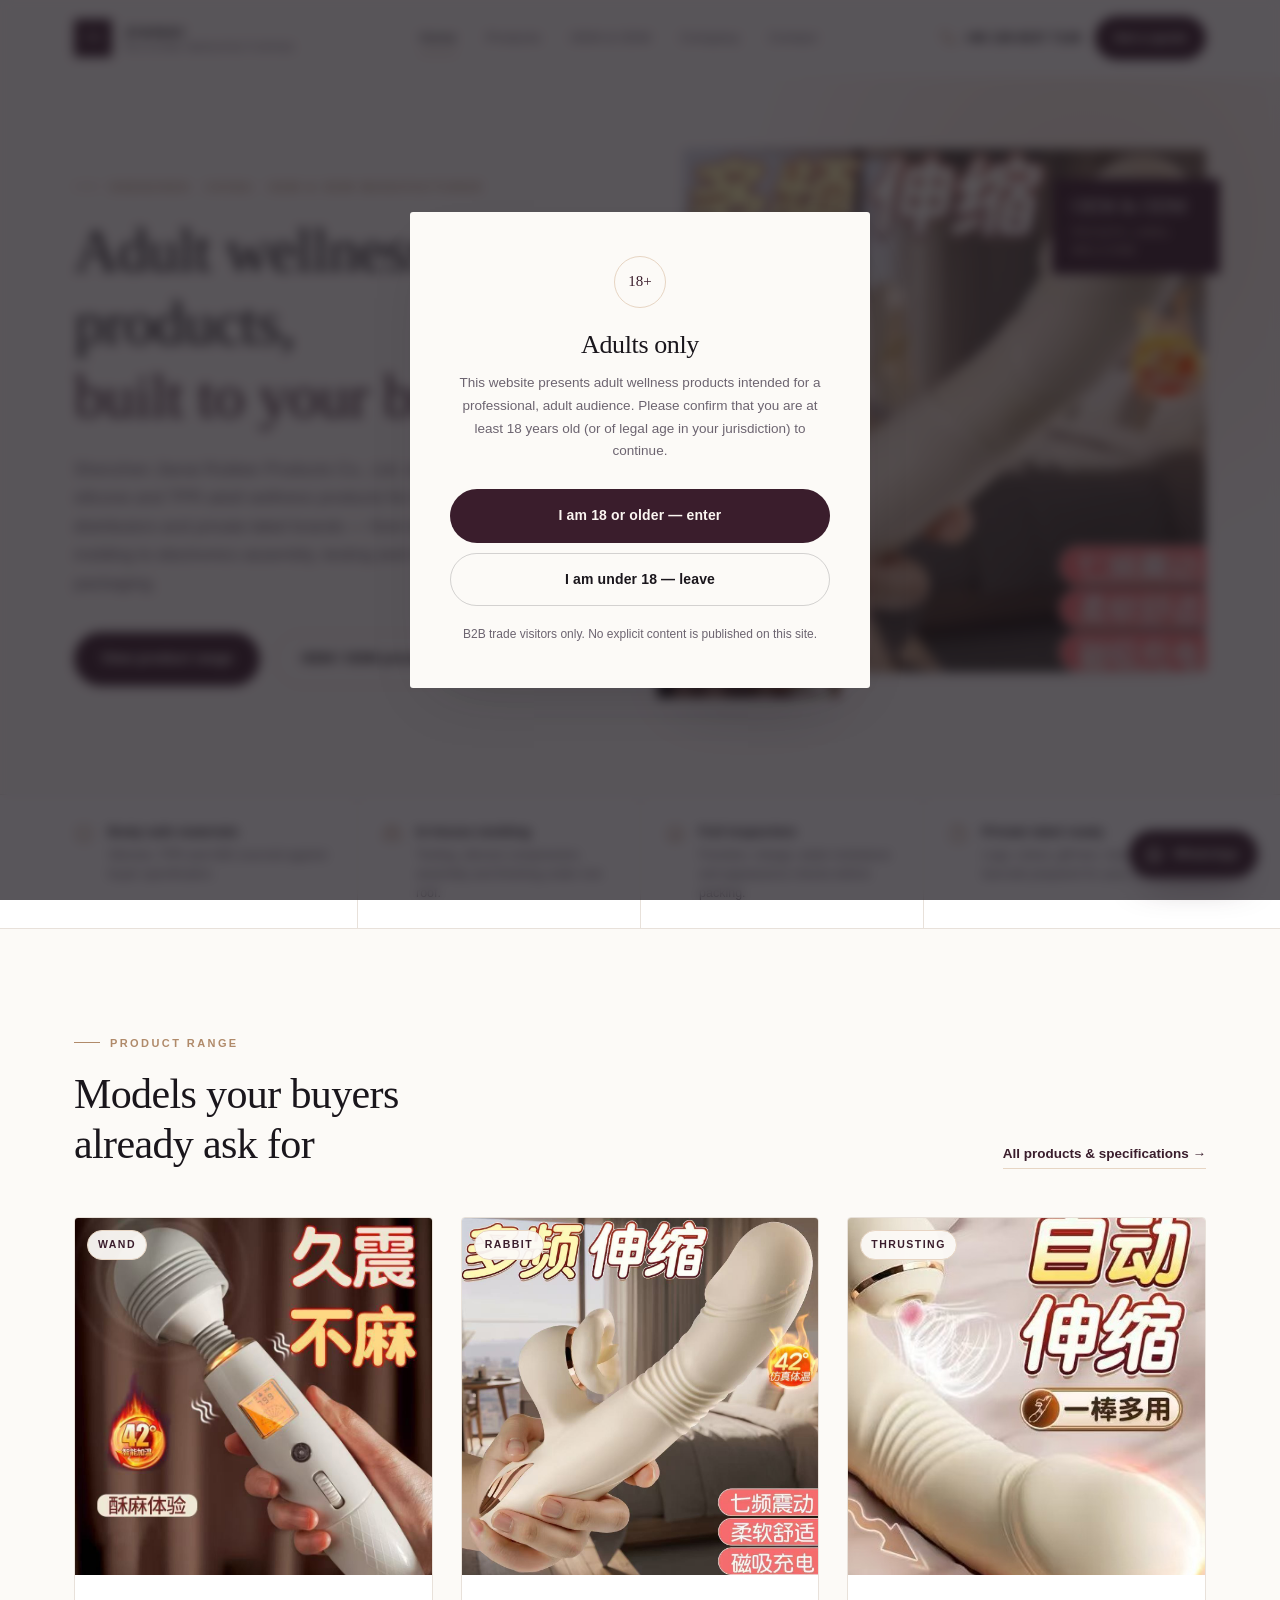
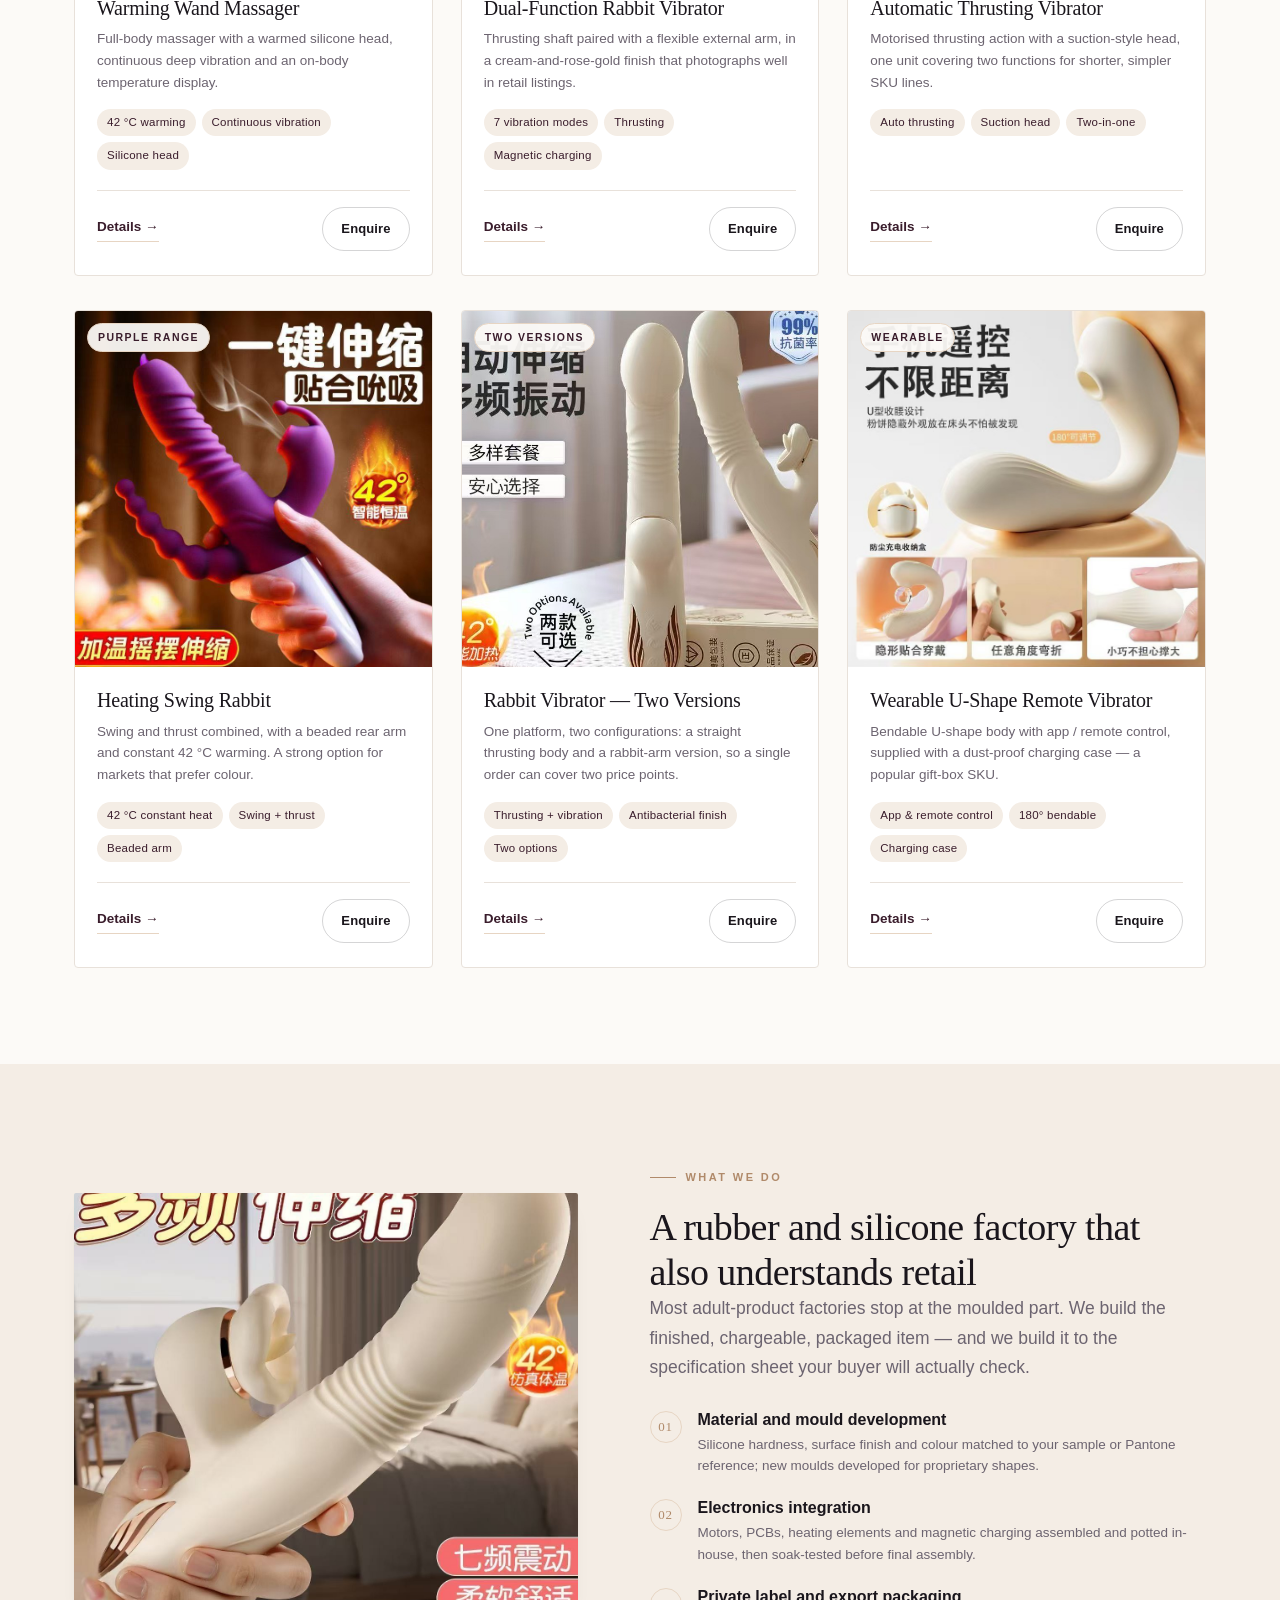
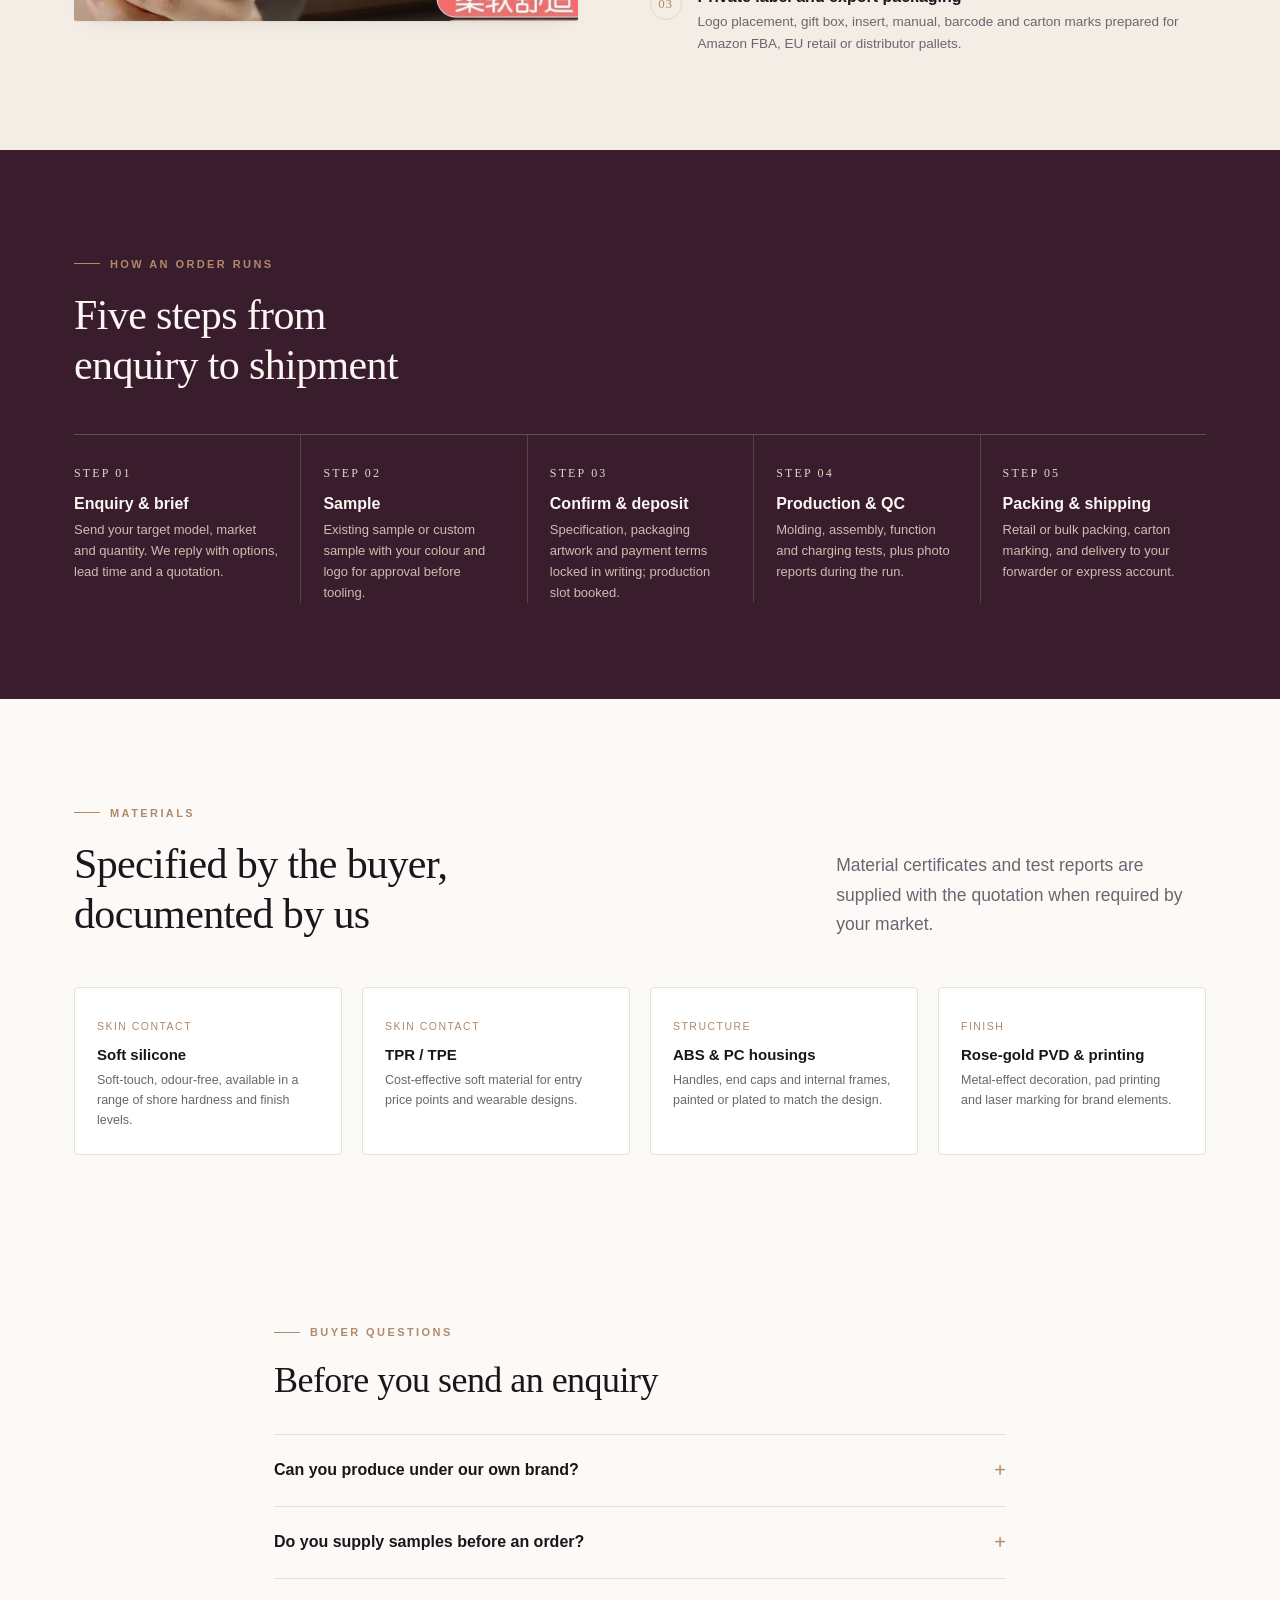
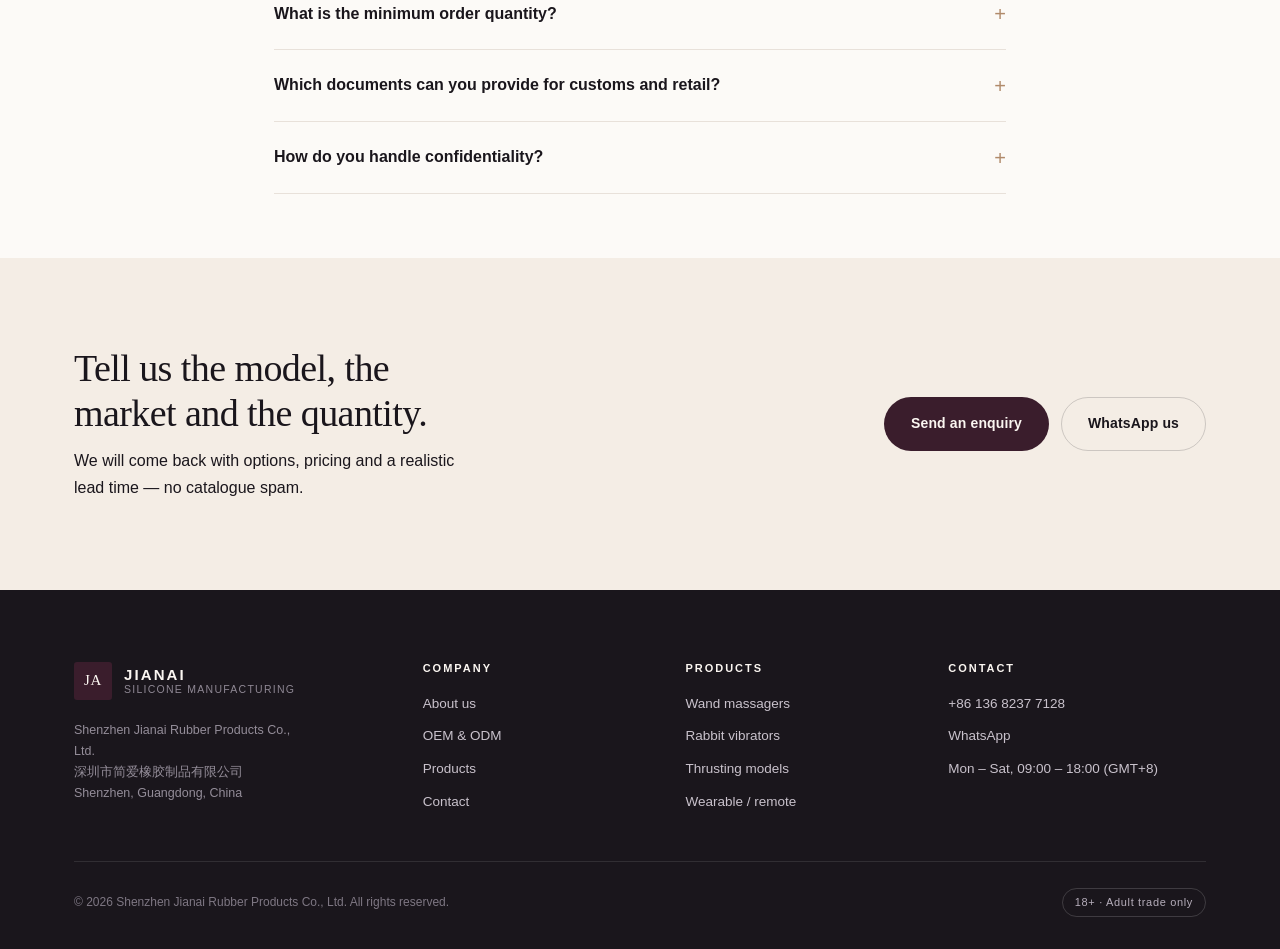
<file: index.html>
<!DOCTYPE html>
<html lang="en">
<head>
<meta charset="utf-8">
<meta name="viewport" content="width=device-width, initial-scale=1">
<title>Shenzhen Jianai Rubber Products Co., Ltd. | Silicone Adult Wellness OEM &amp; ODM Manufacturer</title>
<meta name="description" content="Shenzhen Jianai Rubber Products Co., Ltd. is a China-based manufacturer of silicone and TPR adult wellness products. OEM &amp; ODM service, custom molding, private label, export packaging. Contact +86 136 8237 7128.">
<meta name="robots" content="index, follow">
<link rel="canonical" href="https://tcpcookies.github.io/jianai-rubber/">
<meta property="og:type" content="website">
<meta property="og:title" content="Shenzhen Jianai Rubber Products Co., Ltd. — Silicone Adult Wellness OEM &amp; ODM">
<meta property="og:description" content="Custom silicone molding, motor and electronics assembly, private label packaging for adult wellness brands worldwide.">
<link rel="stylesheet" href="assets/css/style.css">
<link rel="icon" href="data:image/svg+xml,%3Csvg xmlns='http://www.w3.org/2000/svg' viewBox='0 0 100 100'%3E%3Crect width='100' height='100' fill='%233A1D2C'/%3E%3Ctext x='50' y='68' font-size='46' font-family='Georgia,serif' fill='%23FBF6F1' text-anchor='middle'%3EJA%3C/text%3E%3C/svg%3E">
</head>
<body>

<!-- Age gate -->
<div class="age-gate" id="ageGate" role="dialog" aria-modal="true" aria-labelledby="ageGateTitle">
  <div class="age-gate-box">
    <div class="mono">18+</div>
    <h2 id="ageGateTitle">Adults only</h2>
    <p>This website presents adult wellness products intended for a professional, adult audience. Please confirm that you are at least 18 years old (or of legal age in your jurisdiction) to continue.</p>
    <div class="age-gate-actions">
      <button class="btn btn--primary" data-age-confirm>I am 18 or older — enter</button>
      <button class="btn btn--ghost" data-age-decline>I am under 18 — leave</button>
    </div>
    <span class="age-gate-decline">B2B trade visitors only. No explicit content is published on this site.</span>
  </div>
</div>

<header class="site-header">
  <div class="container header-inner">
    <a class="brand" href="index.html" aria-label="Shenzhen Jianai Rubber Products home">
      <span class="brand-mark">JA</span>
      <span class="brand-text">
        <span class="brand-name">Jianai</span>
        <span class="brand-sub">Silicone Manufacturing</span>
      </span>
    </a>

    <nav class="nav" aria-label="Main navigation">
      <a href="index.html" class="is-active">Home</a>
      <a href="products.html">Products</a>
      <a href="oem-odm.html">OEM &amp; ODM</a>
      <a href="about.html">Company</a>
      <a href="contact.html">Contact</a>
    </nav>

    <div class="header-actions">
      <a class="header-phone" href="tel:+8613682377128">
        <svg width="15" height="15" viewBox="0 0 24 24" fill="none" stroke="currentColor" stroke-width="1.8"><path d="M22 16.9v3a2 2 0 0 1-2.2 2 19.8 19.8 0 0 1-8.6-3.1 19.5 19.5 0 0 1-6-6A19.8 19.8 0 0 1 2.1 4.2 2 2 0 0 1 4.1 2h3a2 2 0 0 1 2 1.7c.1 1 .4 1.9.7 2.8a2 2 0 0 1-.5 2.1L8.1 9.9a16 16 0 0 0 6 6l1.3-1.2a2 2 0 0 1 2.1-.5c.9.3 1.8.6 2.8.7a2 2 0 0 1 1.7 2Z"/></svg>
        +86 136 8237 7128
      </a>
      <a class="btn btn--primary btn--sm" href="contact.html?product=Wand%20Massager">Get a quote</a>
      <button class="nav-toggle" aria-label="Toggle menu"><span></span></button>
    </div>
  </div>
</header>

<main>

  <!-- Hero -->
  <section class="hero">
    <div class="container hero-grid">
      <div>
        <span class="eyebrow">Shenzhen · China · OEM &amp; ODM manufacturer</span>
        <h1>Adult wellness products,<em>built to your brand.</em></h1>
        <p>Shenzhen Jianai Rubber Products Co., Ltd. manufactures silicone and TPR adult wellness products for importers, distributors and private-label brands — from tooling and molding to electronics assembly, testing and retail-ready packaging.</p>
        <div class="hero-cta">
          <a class="btn btn--primary" href="products.html">View product range</a>
          <a class="btn btn--ghost" href="oem-odm.html">OEM / ODM process</a>
        </div>
      </div>

      <div class="hero-figure">
        <div class="hero-main"><img src="assets/img/rabbit-cream.jpg" alt="Cream-coloured dual-function silicone rabbit vibrator held in hand" loading="eager"></div>
        <div class="hero-sub"><img src="assets/img/wand-massager.jpg" alt="White and rose-gold warming wand massager with digital display" loading="lazy"></div>
        <div class="hero-badge">
          <strong>OEM &amp; ODM</strong>
          <span>Private label welcome</span>
        </div>
      </div>
    </div>
  </section>

  <!-- Trust strip -->
  <section class="trust">
    <div class="container trust-grid">
      <div class="trust-item">
        <svg width="20" height="20" viewBox="0 0 24 24" fill="none" stroke="currentColor" stroke-width="1.6"><path d="M12 2 3 6v6c0 5 3.8 9.3 9 10 5.2-.7 9-5 9-10V6l-9-4Z"/><path d="m9 12 2 2 4-4"/></svg>
        <div><strong>Body-safe materials</strong><span>Silicone, TPR and ABS sourced against buyer specification.</span></div>
      </div>
      <div class="trust-item">
        <svg width="20" height="20" viewBox="0 0 24 24" fill="none" stroke="currentColor" stroke-width="1.6"><rect x="3" y="7" width="18" height="13" rx="2"/><path d="M8 7V5a2 2 0 0 1 2-2h4a2 2 0 0 1 2 2v2M3 12h18"/></svg>
        <div><strong>In-house molding</strong><span>Tooling, silicone compression, assembly and finishing under one roof.</span></div>
      </div>
      <div class="trust-item">
        <svg width="20" height="20" viewBox="0 0 24 24" fill="none" stroke="currentColor" stroke-width="1.6"><path d="M20.6 8.6 12 17.2l-4.2-4.2"/><path d="M3 12a9 9 0 1 0 18 0 9 9 0 0 0-18 0Z"/></svg>
        <div><strong>Full inspection</strong><span>Function, charge, water-resistance and appearance checks before packing.</span></div>
      </div>
      <div class="trust-item">
        <svg width="20" height="20" viewBox="0 0 24 24" fill="none" stroke="currentColor" stroke-width="1.6"><path d="M14 3H6a2 2 0 0 0-2 2v14a2 2 0 0 0 2 2h12a2 2 0 0 0 2-2V9l-6-6Z"/><path d="M14 3v6h6"/></svg>
        <div><strong>Private label ready</strong><span>Logo, colour, gift box, manual and barcode prepared for your market.</span></div>
      </div>
    </div>
  </section>

  <!-- Products -->
  <section class="section">
    <div class="container">
      <div class="section-head reveal">
        <div>
          <span class="eyebrow">Product range</span>
          <h2>Models your buyers already ask for</h2>
        </div>
        <a class="link-arrow" href="products.html">All products &amp; specifications →</a>
      </div>

      <div class="product-grid">

        <article class="card reveal" data-category="wand">
          <div class="card-media">
            <span class="card-tag">Wand</span>
            <img src="assets/img/wand-massager.jpg" alt="Warming wand massager with digital temperature display" loading="lazy">
          </div>
          <div class="card-body">
            <h3>Warming Wand Massager</h3>
            <p>Full-body massager with a warmed silicone head, continuous deep vibration and an on-body temperature display.</p>
            <ul class="card-specs"><li>42 °C warming</li><li>Continuous vibration</li><li>Silicone head</li></ul>
            <div class="card-foot">
              <a class="link-arrow" href="products.html#wand-massager">Details →</a>
              <a class="btn btn--ghost btn--sm" href="contact.html?product=Wand%20Massager">Enquire</a>
            </div>
          </div>
        </article>

        <article class="card reveal" data-category="rabbit">
          <div class="card-media">
            <span class="card-tag">Rabbit</span>
            <img src="assets/img/rabbit-cream.jpg" alt="Cream and rose-gold rabbit vibrator with thrusting shaft and clitoral arm" loading="lazy">
          </div>
          <div class="card-body">
            <h3>Dual-Function Rabbit Vibrator</h3>
            <p>Thrusting shaft paired with a flexible external arm, in a cream-and-rose-gold finish that photographs well in retail listings.</p>
            <ul class="card-specs"><li>7 vibration modes</li><li>Thrusting</li><li>Magnetic charging</li></ul>
            <div class="card-foot">
              <a class="link-arrow" href="products.html#rabbit-dual-function">Details →</a>
              <a class="btn btn--ghost btn--sm" href="contact.html?product=Rabbit%20Vibrator">Enquire</a>
            </div>
          </div>
        </article>

        <article class="card reveal" data-category="thrusting">
          <div class="card-media">
            <span class="card-tag">Thrusting</span>
            <img src="assets/img/thruster-beige.jpg" alt="Beige automatic thrusting vibrator with textured shaft and suction head" loading="lazy">
          </div>
          <div class="card-body">
            <h3>Automatic Thrusting Vibrator</h3>
            <p>Motorised thrusting action with a suction-style head, one unit covering two functions for shorter, simpler SKU lines.</p>
            <ul class="card-specs"><li>Auto thrusting</li><li>Suction head</li><li>Two-in-one</li></ul>
            <div class="card-foot">
              <a class="link-arrow" href="products.html#thruster-auto">Details →</a>
              <a class="btn btn--ghost btn--sm" href="contact.html?product=Thrusting%20Vibrator">Enquire</a>
            </div>
          </div>
        </article>

        <article class="card reveal" data-category="rabbit">
          <div class="card-media">
            <span class="card-tag">Purple range</span>
            <img src="assets/img/rabbit-purple.jpg" alt="Purple heating rabbit vibrator with beaded tail arm" loading="lazy">
          </div>
          <div class="card-body">
            <h3>Heating Swing Rabbit</h3>
            <p>Swing and thrust combined, with a beaded rear arm and constant 42 °C warming. A strong option for markets that prefer colour.</p>
            <ul class="card-specs"><li>42 °C constant heat</li><li>Swing + thrust</li><li>Beaded arm</li></ul>
            <div class="card-foot">
              <a class="link-arrow" href="products.html#rabbit-heating">Details →</a>
              <a class="btn btn--ghost btn--sm" href="contact.html?product=Heating%20Rabbit">Enquire</a>
            </div>
          </div>
        </article>

        <article class="card reveal" data-category="rabbit">
          <div class="card-media">
            <span class="card-tag">Two versions</span>
            <img src="assets/img/rabbit-dual.jpg" alt="Two versions of a cream rabbit vibrator standing upright" loading="lazy">
          </div>
          <div class="card-body">
            <h3>Rabbit Vibrator — Two Versions</h3>
            <p>One platform, two configurations: a straight thrusting body and a rabbit-arm version, so a single order can cover two price points.</p>
            <ul class="card-specs"><li>Thrusting + vibration</li><li>Antibacterial finish</li><li>Two options</li></ul>
            <div class="card-foot">
              <a class="link-arrow" href="products.html#rabbit-two-versions">Details →</a>
              <a class="btn btn--ghost btn--sm" href="contact.html?product=Rabbit%20Two%20Versions">Enquire</a>
            </div>
          </div>
        </article>

        <article class="card reveal" data-category="wearable">
          <div class="card-media">
            <span class="card-tag">Wearable</span>
            <img src="assets/img/wearable-u.jpg" alt="U-shape wearable vibrator with dust-proof charging case" loading="lazy">
          </div>
          <div class="card-body">
            <h3>Wearable U-Shape Remote Vibrator</h3>
            <p>Bendable U-shape body with app / remote control, supplied with a dust-proof charging case — a popular gift-box SKU.</p>
            <ul class="card-specs"><li>App &amp; remote control</li><li>180° bendable</li><li>Charging case</li></ul>
            <div class="card-foot">
              <a class="link-arrow" href="products.html#wearable-u">Details →</a>
              <a class="btn btn--ghost btn--sm" href="contact.html?product=Wearable%20Vibrator">Enquire</a>
            </div>
          </div>
        </article>

      </div>
    </div>
  </section>

  <!-- Capability split -->
  <section class="section section--sand">
    <div class="container split">
      <div class="split-media reveal">
        <img src="assets/img/rabbit-cream.jpg" alt="Detail of cream silicone rabbit vibrator held in hand, showing rose-gold magnetic charging contact" loading="lazy">
      </div>
      <div class="reveal">
        <span class="eyebrow">What we do</span>
        <h2 style="font-size:clamp(26px,3.2vw,38px)">A rubber and silicone factory that also understands retail</h2>
        <p class="lede">Most adult-product factories stop at the moulded part. We build the finished, chargeable, packaged item — and we build it to the specification sheet your buyer will actually check.</p>
        <ul class="feature-list">
          <li>
            <span class="num">01</span>
            <div>
              <h4>Material and mould development</h4>
              <p>Silicone hardness, surface finish and colour matched to your sample or Pantone reference; new moulds developed for proprietary shapes.</p>
            </div>
          </li>
          <li>
            <span class="num">02</span>
            <div>
              <h4>Electronics integration</h4>
              <p>Motors, PCBs, heating elements and magnetic charging assembled and potted in-house, then soak-tested before final assembly.</p>
            </div>
          </li>
          <li>
            <span class="num">03</span>
            <div>
              <h4>Private label and export packaging</h4>
              <p>Logo placement, gift box, insert, manual, barcode and carton marks prepared for Amazon FBA, EU retail or distributor pallets.</p>
            </div>
          </li>
        </ul>
      </div>
    </div>
  </section>

  <!-- Process -->
  <section class="section section--plum">
    <div class="container">
      <div class="section-head reveal" style="margin-bottom:0">
        <div>
          <span class="eyebrow">How an order runs</span>
          <h2>Five steps from enquiry to shipment</h2>
        </div>
      </div>
      <div class="steps reveal">
        <div class="step">
          <span class="idx">STEP 01</span>
          <h4>Enquiry &amp; brief</h4>
          <p>Send your target model, market and quantity. We reply with options, lead time and a quotation.</p>
        </div>
        <div class="step">
          <span class="idx">STEP 02</span>
          <h4>Sample</h4>
          <p>Existing sample or custom sample with your colour and logo for approval before tooling.</p>
        </div>
        <div class="step">
          <span class="idx">STEP 03</span>
          <h4>Confirm &amp; deposit</h4>
          <p>Specification, packaging artwork and payment terms locked in writing; production slot booked.</p>
        </div>
        <div class="step">
          <span class="idx">STEP 04</span>
          <h4>Production &amp; QC</h4>
          <p>Molding, assembly, function and charging tests, plus photo reports during the run.</p>
        </div>
        <div class="step">
          <span class="idx">STEP 05</span>
          <h4>Packing &amp; shipping</h4>
          <p>Retail or bulk packing, carton marking, and delivery to your forwarder or express account.</p>
        </div>
      </div>
    </div>
  </section>

  <!-- Materials -->
  <section class="section">
    <div class="container">
      <div class="section-head reveal">
        <div>
          <span class="eyebrow">Materials</span>
          <h2>Specified by the buyer, documented by us</h2>
        </div>
        <p class="lede" style="max-width:38ch;margin:0">Material certificates and test reports are supplied with the quotation when required by your market.</p>
      </div>
      <div class="mat-grid reveal">
        <div class="mat">
          <span class="k">Skin contact</span>
          <h4>Soft silicone</h4>
          <p>Soft-touch, odour-free, available in a range of shore hardness and finish levels.</p>
        </div>
        <div class="mat">
          <span class="k">Skin contact</span>
          <h4>TPR / TPE</h4>
          <p>Cost-effective soft material for entry price points and wearable designs.</p>
        </div>
        <div class="mat">
          <span class="k">Structure</span>
          <h4>ABS &amp; PC housings</h4>
          <p>Handles, end caps and internal frames, painted or plated to match the design.</p>
        </div>
        <div class="mat">
          <span class="k">Finish</span>
          <h4>Rose-gold PVD &amp; printing</h4>
          <p>Metal-effect decoration, pad printing and laser marking for brand elements.</p>
        </div>
      </div>
    </div>
  </section>

  <!-- FAQ -->
  <section class="section section--tight">
    <div class="container narrow">
      <span class="eyebrow">Buyer questions</span>
      <h2 style="font-size:clamp(26px,3vw,36px);margin-bottom:32px">Before you send an enquiry</h2>
      <div class="faq reveal">
        <details>
          <summary>Can you produce under our own brand?</summary>
          <p>Yes. Private label is our standard mode of work: your logo on the product, your gift box, your manual and your barcode. Artwork can be prepared by us from your brand files, or supplied print-ready by your designer.</p>
        </details>
        <details>
          <summary>Do you supply samples before an order?</summary>
          <p>Samples of current models can be sent for evaluation. Sample cost, courier account and whether the sample charge is credited against the first order are confirmed in the quotation, per model.</p>
        </details>
        <details>
          <summary>What is the minimum order quantity?</summary>
          <p>MOQ depends on the model, the colour and whether new tooling or new packaging is required. Tell us your target quantity and market, and we will confirm what is workable for that specific item.</p>
        </details>
        <details>
          <summary>Which documents can you provide for customs and retail?</summary>
          <p>Commercial invoice, packing list and the material or test documentation requested by your market can be prepared. Please state your destination country and channel at the enquiry stage so the correct paperwork is quoted.</p>
        </details>
        <details>
          <summary>How do you handle confidentiality?</summary>
          <p>Drawings, moulds developed for you and brand artwork are treated as customer property. An NDA can be signed before technical files are exchanged.</p>
        </details>
      </div>
    </div>
  </section>

  <!-- CTA -->
  <section class="cta-band section--sand">
    <div class="container cta-inner">
      <div>
        <h2>Tell us the model, the market and the quantity.</h2>
        <p>We will come back with options, pricing and a realistic lead time — no catalogue spam.</p>
      </div>
      <div class="cta-actions">
        <a class="btn btn--primary" href="contact.html">Send an enquiry</a>
        <a class="btn btn--ghost" href="https://wa.me/8613682377128" target="_blank" rel="noopener">WhatsApp us</a>
      </div>
    </div>
  </section>

</main>

<footer class="site-footer">
  <div class="container">
    <div class="footer-grid">
      <div class="footer-brand">
        <a class="brand" href="index.html">
          <span class="brand-mark">JA</span>
          <span class="brand-text">
            <span class="brand-name">Jianai</span>
            <span class="brand-sub">Silicone Manufacturing</span>
          </span>
        </a>
        <p>Shenzhen Jianai Rubber Products Co., Ltd.<br>深圳市简爱橡胶制品有限公司<br>Shenzhen, Guangdong, China</p>
      </div>
      <div>
        <h4>Company</h4>
        <ul>
          <li><a href="about.html">About us</a></li>
          <li><a href="oem-odm.html">OEM &amp; ODM</a></li>
          <li><a href="products.html">Products</a></li>
          <li><a href="contact.html">Contact</a></li>
        </ul>
      </div>
      <div>
        <h4>Products</h4>
        <ul>
          <li><a href="products.html#wand-massager">Wand massagers</a></li>
          <li><a href="products.html#rabbit-dual-function">Rabbit vibrators</a></li>
          <li><a href="products.html#thruster-auto">Thrusting models</a></li>
          <li><a href="products.html#wearable-u">Wearable / remote</a></li>
        </ul>
      </div>
      <div>
        <h4>Contact</h4>
        <ul>
          <li><a href="tel:+8613682377128">+86 136 8237 7128</a></li>
          <li><a href="https://wa.me/8613682377128" target="_blank" rel="noopener">WhatsApp</a></li>
          <li>Mon – Sat, 09:00 – 18:00 (GMT+8)</li>
        </ul>
      </div>
    </div>
    <div class="footer-bottom">
      <span>© <span data-year>2026</span> Shenzhen Jianai Rubber Products Co., Ltd. All rights reserved.</span>
      <span class="age-warn">18+ · Adult trade only</span>
    </div>
  </div>
</footer>

<a class="fab" href="https://wa.me/8613682377128" target="_blank" rel="noopener" aria-label="Chat on WhatsApp">
  <svg width="19" height="19" viewBox="0 0 24 24" fill="currentColor"><path d="M12 2a10 10 0 0 0-8.5 15.2L2 22l4.9-1.4A10 10 0 1 0 12 2Zm0 18a8 8 0 0 1-4.1-1.1l-.3-.2-2.9.8.8-2.8-.2-.3A8 8 0 1 1 12 20Zm4.5-5.9c-.2-.1-1.4-.7-1.6-.8s-.4-.1-.6.1l-.8 1c-.1.2-.3.2-.5.1a6.5 6.5 0 0 1-3.2-2.8c-.1-.2 0-.4.1-.5l.6-.7c.1-.2.1-.3 0-.5l-.7-1.7c-.2-.4-.4-.4-.5-.4h-.5a1 1 0 0 0-.7.3 3 3 0 0 0-.9 2.2 5.2 5.2 0 0 0 1.1 2.7 11.6 11.6 0 0 0 4.4 3.9c1.6.6 2.2.7 3 .6a2.6 2.6 0 0 0 1.7-1.2 2.1 2.1 0 0 0 .1-1.2Z"/></svg>
  <span>WhatsApp</span>
</a>

<script src="assets/js/main.js"></script>
</body>
</html>
</file>
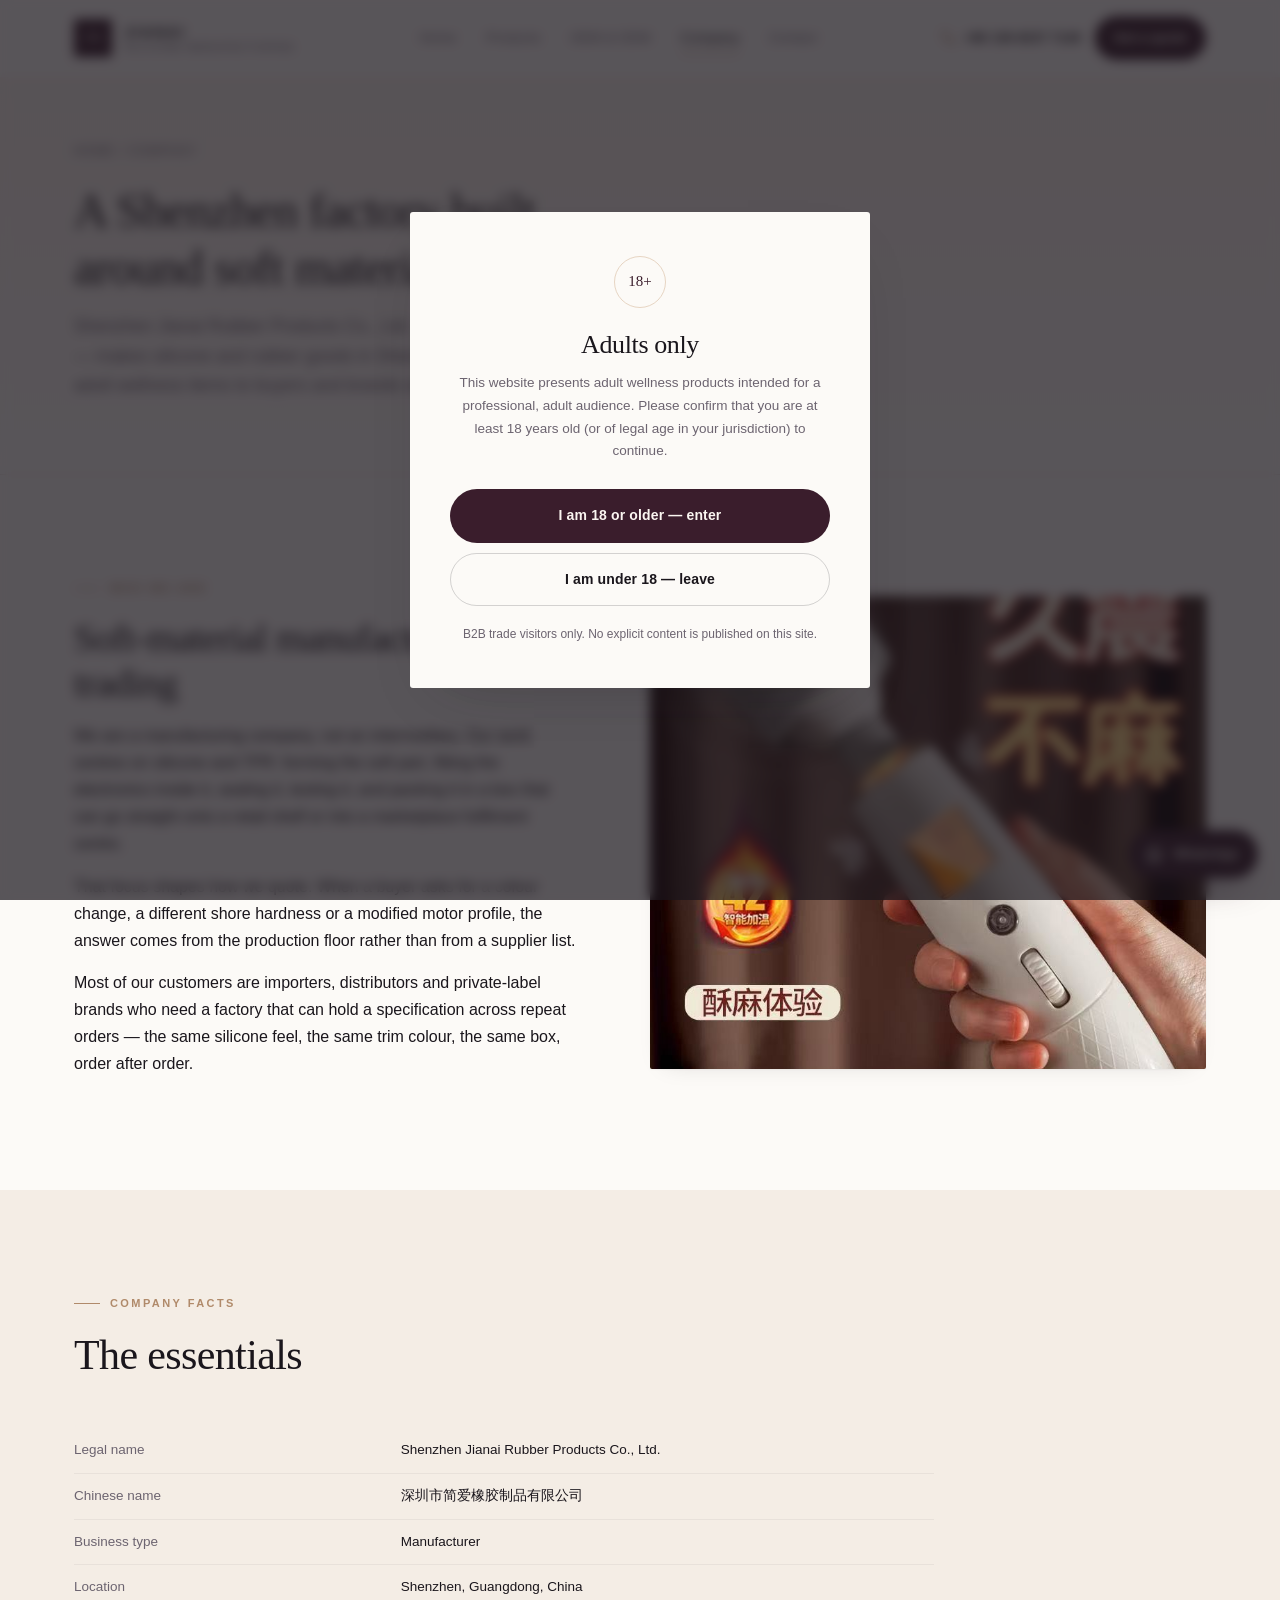
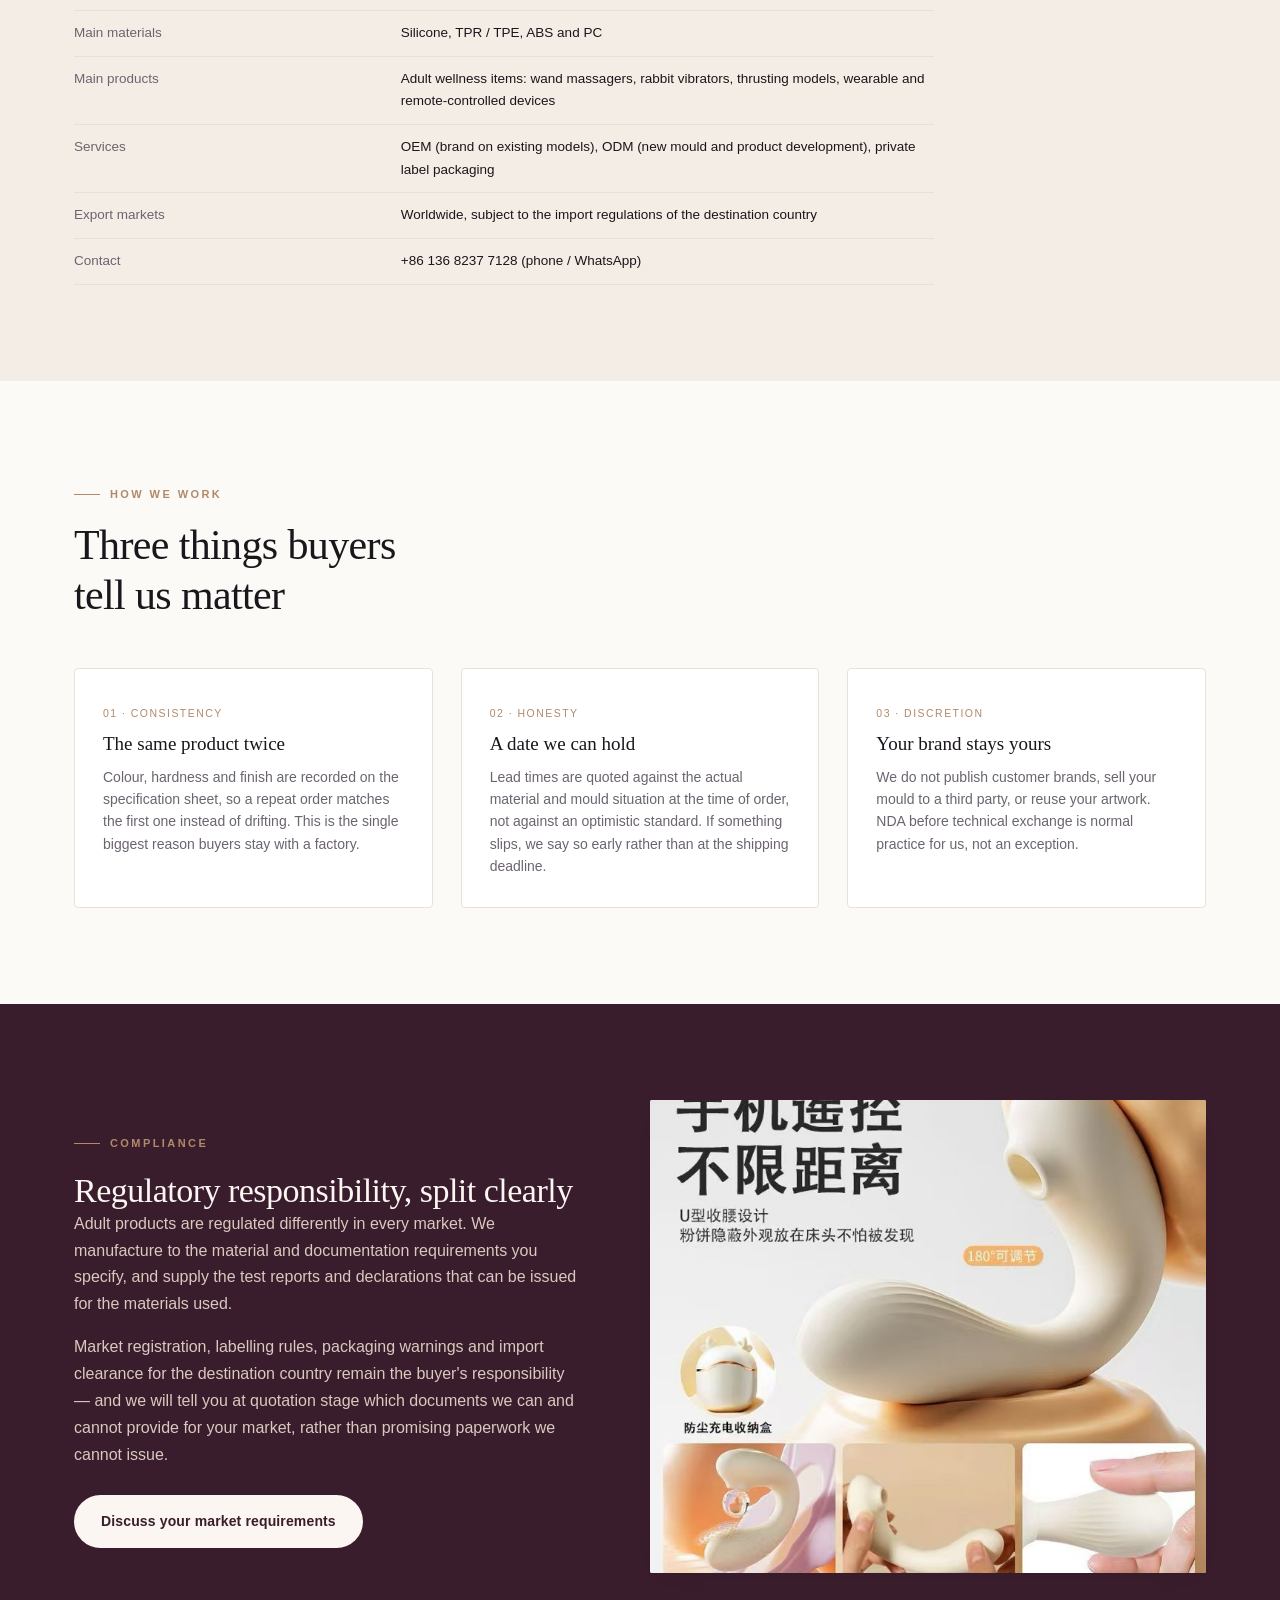
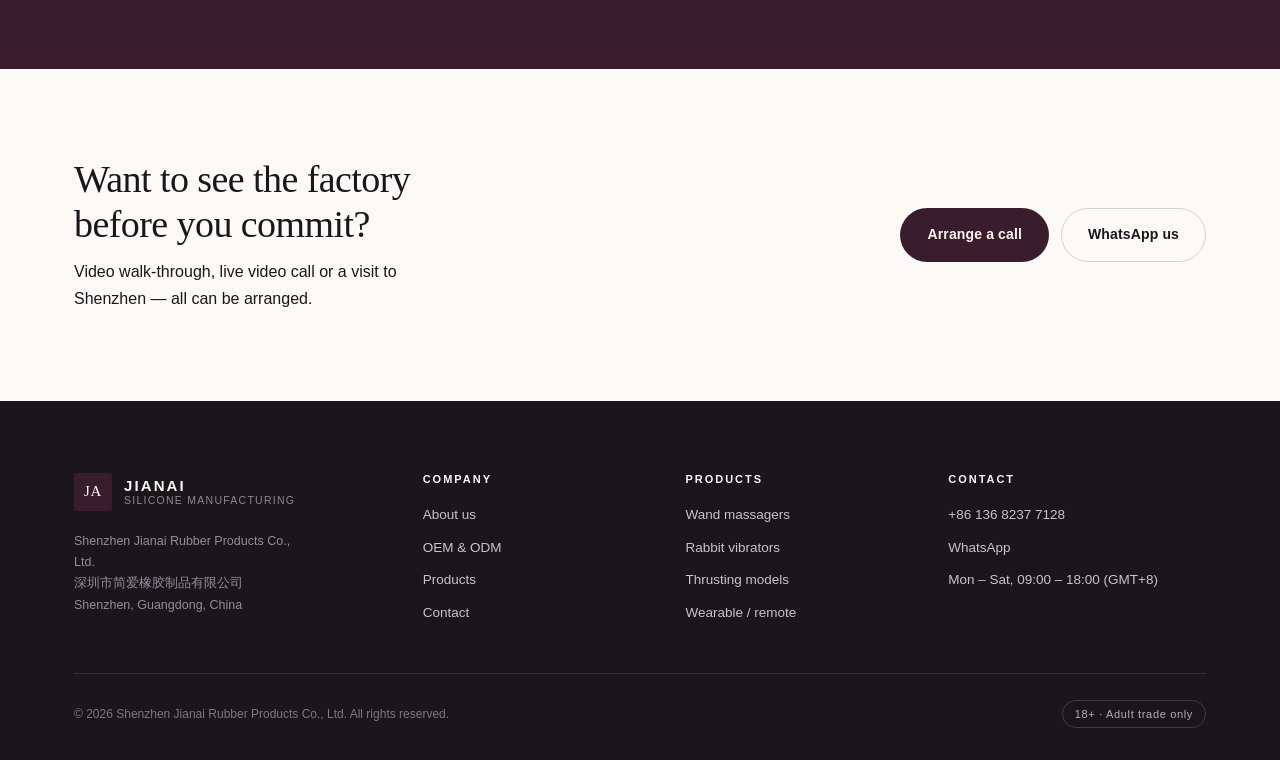
<file: about.html>
<!DOCTYPE html>
<html lang="en">
<head>
<meta charset="utf-8">
<meta name="viewport" content="width=device-width, initial-scale=1">
<title>Company | Shenzhen Jianai Rubber Products Co., Ltd.</title>
<meta name="description" content="Company profile of Shenzhen Jianai Rubber Products Co., Ltd. (深圳市简爱橡胶制品有限公司) — a Shenzhen-based manufacturer of silicone and rubber products for adult wellness brands.">
<link rel="canonical" href="https://tcpcookies.github.io/jianai-rubber/about.html">
<link rel="stylesheet" href="assets/css/style.css">
<link rel="icon" href="data:image/svg+xml,%3Csvg xmlns='http://www.w3.org/2000/svg' viewBox='0 0 100 100'%3E%3Crect width='100' height='100' fill='%233A1D2C'/%3E%3Ctext x='50' y='68' font-size='46' font-family='Georgia,serif' fill='%23FBF6F1' text-anchor='middle'%3EJA%3C/text%3E%3C/svg%3E">
</head>
<body>

<div class="age-gate" id="ageGate" role="dialog" aria-modal="true" aria-labelledby="ageGateTitle">
  <div class="age-gate-box">
    <div class="mono">18+</div>
    <h2 id="ageGateTitle">Adults only</h2>
    <p>This website presents adult wellness products intended for a professional, adult audience. Please confirm that you are at least 18 years old (or of legal age in your jurisdiction) to continue.</p>
    <div class="age-gate-actions">
      <button class="btn btn--primary" data-age-confirm>I am 18 or older — enter</button>
      <button class="btn btn--ghost" data-age-decline>I am under 18 — leave</button>
    </div>
    <span class="age-gate-decline">B2B trade visitors only. No explicit content is published on this site.</span>
  </div>
</div>

<header class="site-header">
  <div class="container header-inner">
    <a class="brand" href="index.html" aria-label="Shenzhen Jianai Rubber Products home">
      <span class="brand-mark">JA</span>
      <span class="brand-text">
        <span class="brand-name">Jianai</span>
        <span class="brand-sub">Silicone Manufacturing</span>
      </span>
    </a>
    <nav class="nav" aria-label="Main navigation">
      <a href="index.html">Home</a>
      <a href="products.html">Products</a>
      <a href="oem-odm.html">OEM &amp; ODM</a>
      <a href="about.html" class="is-active">Company</a>
      <a href="contact.html">Contact</a>
    </nav>
    <div class="header-actions">
      <a class="header-phone" href="tel:+8613682377128">
        <svg width="15" height="15" viewBox="0 0 24 24" fill="none" stroke="currentColor" stroke-width="1.8"><path d="M22 16.9v3a2 2 0 0 1-2.2 2 19.8 19.8 0 0 1-8.6-3.1 19.5 19.5 0 0 1-6-6A19.8 19.8 0 0 1 2.1 4.2 2 2 0 0 1 4.1 2h3a2 2 0 0 1 2 1.7c.1 1 .4 1.9.7 2.8a2 2 0 0 1-.5 2.1L8.1 9.9a16 16 0 0 0 6 6l1.3-1.2a2 2 0 0 1 2.1-.5c.9.3 1.8.6 2.8.7a2 2 0 0 1 1.7 2Z"/></svg>
        +86 136 8237 7128
      </a>
      <a class="btn btn--primary btn--sm" href="contact.html">Get a quote</a>
      <button class="nav-toggle" aria-label="Toggle menu"><span></span></button>
    </div>
  </div>
</header>

<main>

  <section class="page-hero">
    <div class="container">
      <div class="crumb"><a href="index.html">Home</a> / Company</div>
      <h1>A Shenzhen factory built around soft materials</h1>
      <p class="lede">Shenzhen Jianai Rubber Products Co., Ltd. — 深圳市简爱橡胶制品有限公司 — makes silicone and rubber goods in Shenzhen, Guangdong, and supplies adult wellness items to buyers and brands outside China.</p>
    </div>
  </section>

  <section class="section">
    <div class="container split">
      <div class="reveal">
        <span class="eyebrow">Who we are</span>
        <h2 style="font-size:clamp(26px,3.2vw,38px);margin-bottom:18px">Soft-material manufacturing, not trading</h2>
        <p>We are a manufacturing company, not an intermediary. Our work centres on silicone and TPR: forming the soft part, fitting the electronics inside it, sealing it, testing it, and packing it in a box that can go straight onto a retail shelf or into a marketplace fulfilment centre.</p>
        <p>That focus shapes how we quote. When a buyer asks for a colour change, a different shore hardness or a modified motor profile, the answer comes from the production floor rather than from a supplier list.</p>
        <p>Most of our customers are importers, distributors and private-label brands who need a factory that can hold a specification across repeat orders — the same silicone feel, the same trim colour, the same box, order after order.</p>
      </div>
      <div class="split-media reveal"><img src="assets/img/wand-massager.jpg" alt="White and rose-gold wand massager with digital display, product detail" loading="lazy"></div>
    </div>
  </section>

  <section class="section section--sand">
    <div class="container">
      <div class="section-head reveal">
        <div>
          <span class="eyebrow">Company facts</span>
          <h2>The essentials</h2>
        </div>
      </div>
      <div class="narrow" style="max-width:860px">
        <table class="spec-table reveal" style="margin:0">
          <tr><th>Legal name</th><td>Shenzhen Jianai Rubber Products Co., Ltd.</td></tr>
          <tr><th>Chinese name</th><td>深圳市简爱橡胶制品有限公司</td></tr>
          <tr><th>Business type</th><td>Manufacturer</td></tr>
          <tr><th>Location</th><td>Shenzhen, Guangdong, China</td></tr>
          <tr><th>Main materials</th><td>Silicone, TPR / TPE, ABS and PC</td></tr>
          <tr><th>Main products</th><td>Adult wellness items: wand massagers, rabbit vibrators, thrusting models, wearable and remote-controlled devices</td></tr>
          <tr><th>Services</th><td>OEM (brand on existing models), ODM (new mould and product development), private label packaging</td></tr>
          <tr><th>Export markets</th><td>Worldwide, subject to the import regulations of the destination country</td></tr>
          <tr><th>Contact</th><td>+86 136 8237 7128 (phone / WhatsApp)</td></tr>
        </table>
      </div>
    </div>
  </section>

  <section class="section">
    <div class="container">
      <div class="section-head reveal">
        <div>
          <span class="eyebrow">How we work</span>
          <h2>Three things buyers tell us matter</h2>
        </div>
      </div>
      <div class="product-grid">
        <article class="mat reveal" style="padding:30px 28px">
          <span class="k">01 · Consistency</span>
          <h4 style="font-size:19px;font-family:var(--serif);font-weight:500;margin-bottom:10px">The same product twice</h4>
          <p style="font-size:14px">Colour, hardness and finish are recorded on the specification sheet, so a repeat order matches the first one instead of drifting. This is the single biggest reason buyers stay with a factory.</p>
        </article>
        <article class="mat reveal" style="padding:30px 28px">
          <span class="k">02 · Honesty</span>
          <h4 style="font-size:19px;font-family:var(--serif);font-weight:500;margin-bottom:10px">A date we can hold</h4>
          <p style="font-size:14px">Lead times are quoted against the actual material and mould situation at the time of order, not against an optimistic standard. If something slips, we say so early rather than at the shipping deadline.</p>
        </article>
        <article class="mat reveal" style="padding:30px 28px">
          <span class="k">03 · Discretion</span>
          <h4 style="font-size:19px;font-family:var(--serif);font-weight:500;margin-bottom:10px">Your brand stays yours</h4>
          <p style="font-size:14px">We do not publish customer brands, sell your mould to a third party, or reuse your artwork. NDA before technical exchange is normal practice for us, not an exception.</p>
        </article>
      </div>
    </div>
  </section>

  <section class="section section--plum">
    <div class="container split">
      <div class="reveal">
        <span class="eyebrow">Compliance</span>
        <h2 style="font-size:clamp(24px,3vw,34px)">Regulatory responsibility, split clearly</h2>
        <p>Adult products are regulated differently in every market. We manufacture to the material and documentation requirements you specify, and supply the test reports and declarations that can be issued for the materials used.</p>
        <p>Market registration, labelling rules, packaging warnings and import clearance for the destination country remain the buyer's responsibility — and we will tell you at quotation stage which documents we can and cannot provide for your market, rather than promising paperwork we cannot issue.</p>
        <a class="btn btn--light" href="contact.html" style="margin-top:10px">Discuss your market requirements</a>
      </div>
      <div class="split-media reveal"><img src="assets/img/wearable-u.jpg" alt="Wearable U-shape silicone vibrator with dust-proof charging case" loading="lazy"></div>
    </div>
  </section>

  <section class="cta-band">
    <div class="container cta-inner">
      <div>
        <h2>Want to see the factory before you commit?</h2>
        <p>Video walk-through, live video call or a visit to Shenzhen — all can be arranged.</p>
      </div>
      <div class="cta-actions">
        <a class="btn btn--primary" href="contact.html">Arrange a call</a>
        <a class="btn btn--ghost" href="https://wa.me/8613682377128" target="_blank" rel="noopener">WhatsApp us</a>
      </div>
    </div>
  </section>

</main>

<footer class="site-footer">
  <div class="container">
    <div class="footer-grid">
      <div class="footer-brand">
        <a class="brand" href="index.html">
          <span class="brand-mark">JA</span>
          <span class="brand-text">
            <span class="brand-name">Jianai</span>
            <span class="brand-sub">Silicone Manufacturing</span>
          </span>
        </a>
        <p>Shenzhen Jianai Rubber Products Co., Ltd.<br>深圳市简爱橡胶制品有限公司<br>Shenzhen, Guangdong, China</p>
      </div>
      <div>
        <h4>Company</h4>
        <ul>
          <li><a href="about.html">About us</a></li>
          <li><a href="oem-odm.html">OEM &amp; ODM</a></li>
          <li><a href="products.html">Products</a></li>
          <li><a href="contact.html">Contact</a></li>
        </ul>
      </div>
      <div>
        <h4>Products</h4>
        <ul>
          <li><a href="products.html#wand-massager">Wand massagers</a></li>
          <li><a href="products.html#rabbit-dual-function">Rabbit vibrators</a></li>
          <li><a href="products.html#thruster-auto">Thrusting models</a></li>
          <li><a href="products.html#wearable-u">Wearable / remote</a></li>
        </ul>
      </div>
      <div>
        <h4>Contact</h4>
        <ul>
          <li><a href="tel:+8613682377128">+86 136 8237 7128</a></li>
          <li><a href="https://wa.me/8613682377128" target="_blank" rel="noopener">WhatsApp</a></li>
          <li>Mon – Sat, 09:00 – 18:00 (GMT+8)</li>
        </ul>
      </div>
    </div>
    <div class="footer-bottom">
      <span>© <span data-year>2026</span> Shenzhen Jianai Rubber Products Co., Ltd. All rights reserved.</span>
      <span class="age-warn">18+ · Adult trade only</span>
    </div>
  </div>
</footer>

<a class="fab" href="https://wa.me/8613682377128" target="_blank" rel="noopener" aria-label="Chat on WhatsApp">
  <svg width="19" height="19" viewBox="0 0 24 24" fill="currentColor"><path d="M12 2a10 10 0 0 0-8.5 15.2L2 22l4.9-1.4A10 10 0 1 0 12 2Zm0 18a8 8 0 0 1-4.1-1.1l-.3-.2-2.9.8.8-2.8-.2-.3A8 8 0 1 1 12 20Zm4.5-5.9c-.2-.1-1.4-.7-1.6-.8s-.4-.1-.6.1l-.8 1c-.1.2-.3.2-.5.1a6.5 6.5 0 0 1-3.2-2.8c-.1-.2 0-.4.1-.5l.6-.7c.1-.2.1-.3 0-.5l-.7-1.7c-.2-.4-.4-.4-.5-.4h-.5a1 1 0 0 0-.7.3 3 3 0 0 0-.9 2.2 5.2 5.2 0 0 0 1.1 2.7 11.6 11.6 0 0 0 4.4 3.9c1.6.6 2.2.7 3 .6a2.6 2.6 0 0 0 1.7-1.2 2.1 2.1 0 0 0 .1-1.2Z"/></svg>
  <span>WhatsApp</span>
</a>

<script src="assets/js/main.js"></script>
</body>
</html>
</file>
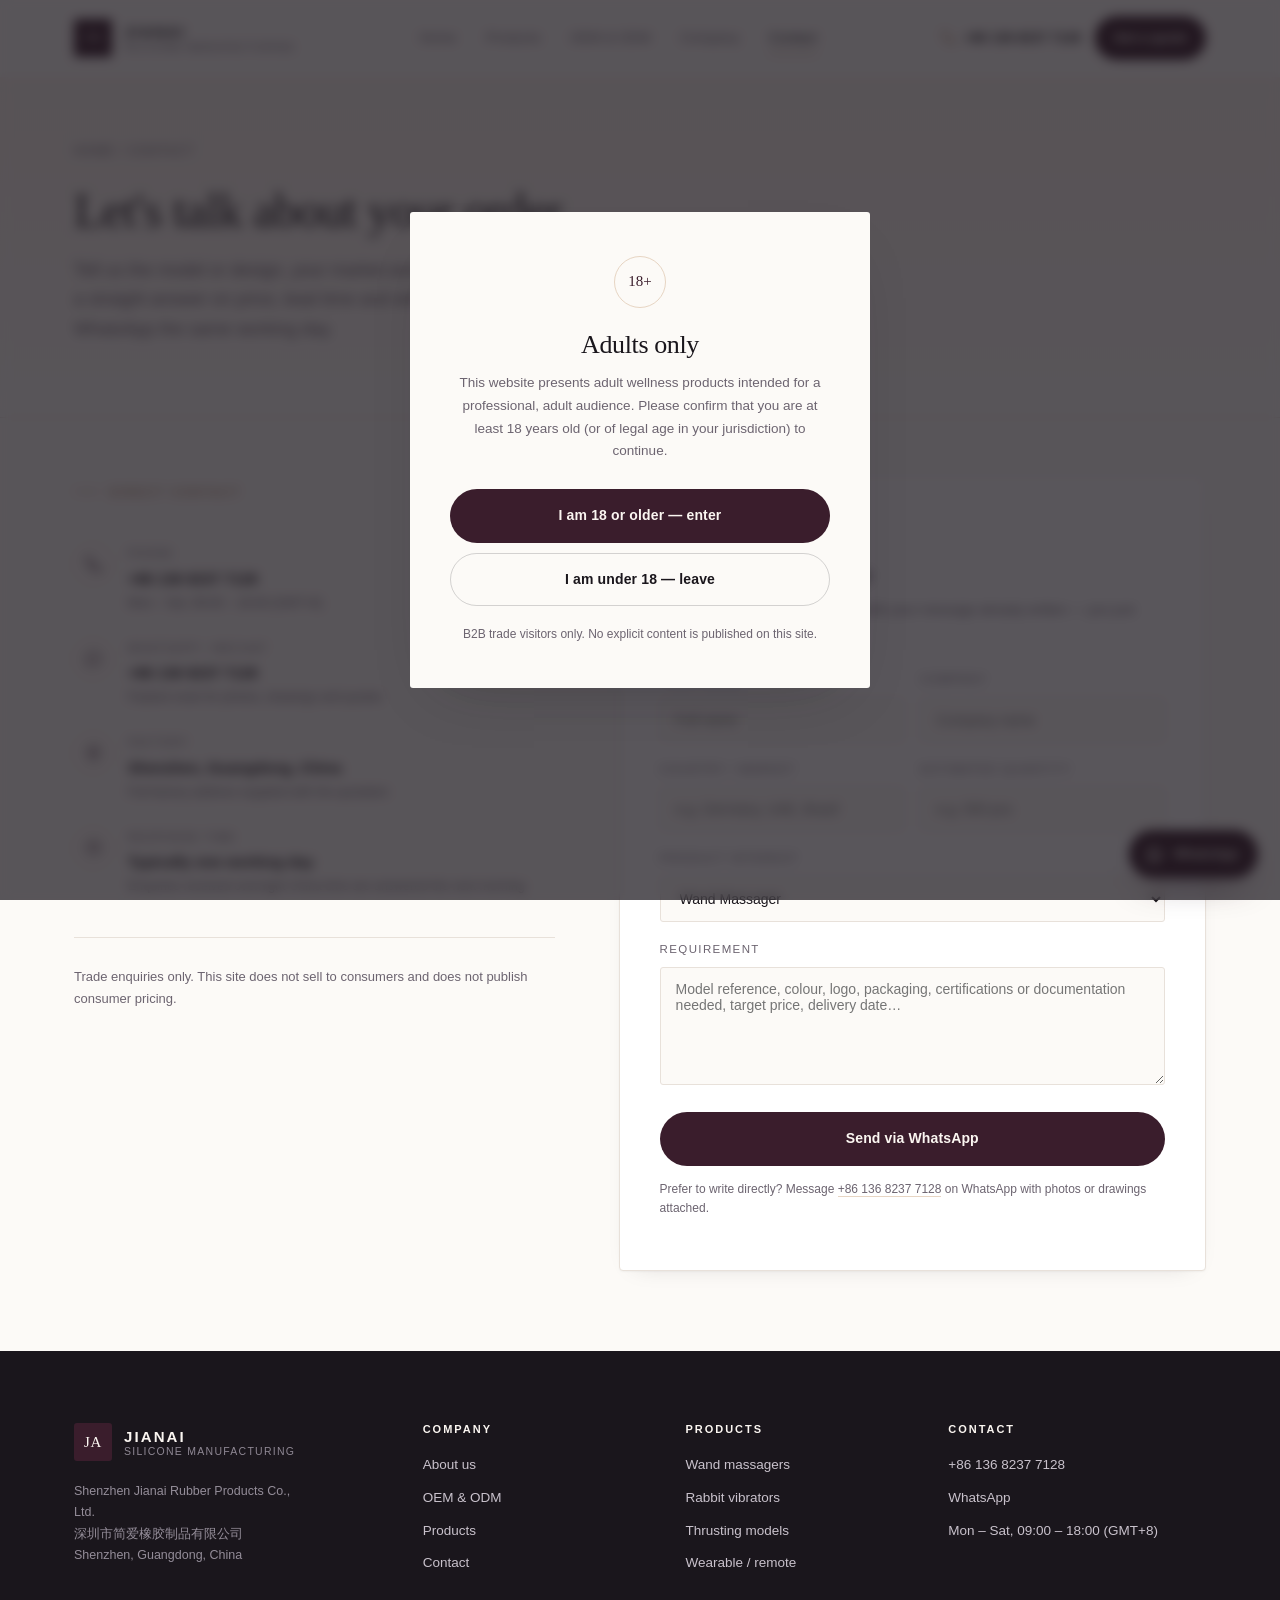
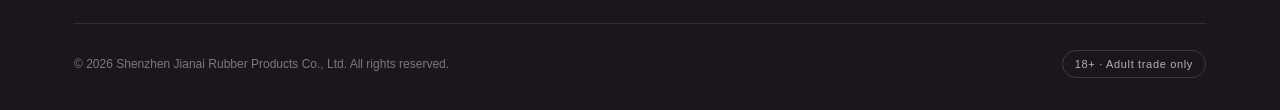
<file: contact.html>
<!DOCTYPE html>
<html lang="en">
<head>
<meta charset="utf-8">
<meta name="viewport" content="width=device-width, initial-scale=1">
<title>Contact | Shenzhen Jianai Rubber Products Co., Ltd.</title>
<meta name="description" content="Contact Shenzhen Jianai Rubber Products Co., Ltd. for adult wellness OEM/ODM enquiries. Phone and WhatsApp +86 136 8237 7128.">
<link rel="canonical" href="https://tcpcookies.github.io/jianai-rubber/contact.html">
<link rel="stylesheet" href="assets/css/style.css">
<link rel="icon" href="data:image/svg+xml,%3Csvg xmlns='http://www.w3.org/2000/svg' viewBox='0 0 100 100'%3E%3Crect width='100' height='100' fill='%233A1D2C'/%3E%3Ctext x='50' y='68' font-size='46' font-family='Georgia,serif' fill='%23FBF6F1' text-anchor='middle'%3EJA%3C/text%3E%3C/svg%3E">
</head>
<body>

<div class="age-gate" id="ageGate" role="dialog" aria-modal="true" aria-labelledby="ageGateTitle">
  <div class="age-gate-box">
    <div class="mono">18+</div>
    <h2 id="ageGateTitle">Adults only</h2>
    <p>This website presents adult wellness products intended for a professional, adult audience. Please confirm that you are at least 18 years old (or of legal age in your jurisdiction) to continue.</p>
    <div class="age-gate-actions">
      <button class="btn btn--primary" data-age-confirm>I am 18 or older — enter</button>
      <button class="btn btn--ghost" data-age-decline>I am under 18 — leave</button>
    </div>
    <span class="age-gate-decline">B2B trade visitors only. No explicit content is published on this site.</span>
  </div>
</div>

<header class="site-header">
  <div class="container header-inner">
    <a class="brand" href="index.html" aria-label="Shenzhen Jianai Rubber Products home">
      <span class="brand-mark">JA</span>
      <span class="brand-text">
        <span class="brand-name">Jianai</span>
        <span class="brand-sub">Silicone Manufacturing</span>
      </span>
    </a>
    <nav class="nav" aria-label="Main navigation">
      <a href="index.html">Home</a>
      <a href="products.html">Products</a>
      <a href="oem-odm.html">OEM &amp; ODM</a>
      <a href="about.html">Company</a>
      <a href="contact.html" class="is-active">Contact</a>
    </nav>
    <div class="header-actions">
      <a class="header-phone" href="tel:+8613682377128">
        <svg width="15" height="15" viewBox="0 0 24 24" fill="none" stroke="currentColor" stroke-width="1.8"><path d="M22 16.9v3a2 2 0 0 1-2.2 2 19.8 19.8 0 0 1-8.6-3.1 19.5 19.5 0 0 1-6-6A19.8 19.8 0 0 1 2.1 4.2 2 2 0 0 1 4.1 2h3a2 2 0 0 1 2 1.7c.1 1 .4 1.9.7 2.8a2 2 0 0 1-.5 2.1L8.1 9.9a16 16 0 0 0 6 6l1.3-1.2a2 2 0 0 1 2.1-.5c.9.3 1.8.6 2.8.7a2 2 0 0 1 1.7 2Z"/></svg>
        +86 136 8237 7128
      </a>
      <a class="btn btn--primary btn--sm" href="#inquiryForm">Get a quote</a>
      <button class="nav-toggle" aria-label="Toggle menu"><span></span></button>
    </div>
  </div>
</header>

<main>

  <section class="page-hero">
    <div class="container">
      <div class="crumb"><a href="index.html">Home</a> / Contact</div>
      <h1>Let's talk about your order</h1>
      <p class="lede">Tell us the model or design, your market and your target quantity. You will get a straight answer on price, lead time and what is feasible — usually by WhatsApp the same working day.</p>
    </div>
  </section>

  <section class="section--tight" style="padding-top:56px;padding-bottom:80px">
    <div class="container contact-grid">

      <div>
        <span class="eyebrow">Direct contact</span>
        <ul class="contact-info" style="margin-top:26px">
          <li>
            <span class="ic"><svg width="17" height="17" viewBox="0 0 24 24" fill="none" stroke="currentColor" stroke-width="1.7"><path d="M22 16.9v3a2 2 0 0 1-2.2 2 19.8 19.8 0 0 1-8.6-3.1 19.5 19.5 0 0 1-6-6A19.8 19.8 0 0 1 2.1 4.2 2 2 0 0 1 4.1 2h3a2 2 0 0 1 2 1.7c.1 1 .4 1.9.7 2.8a2 2 0 0 1-.5 2.1L8.1 9.9a16 16 0 0 0 6 6l1.3-1.2a2 2 0 0 1 2.1-.5c.9.3 1.8.6 2.8.7a2 2 0 0 1 1.7 2Z"/></svg></span>
            <div>
              <span class="k">Phone</span>
              <span class="v"><a href="tel:+8613682377128">+86 136 8237 7128</a><small>Mon – Sat, 09:00 – 18:00 (GMT+8)</small></span>
            </div>
          </li>
          <li>
            <span class="ic"><svg width="17" height="17" viewBox="0 0 24 24" fill="currentColor"><path d="M12 2a10 10 0 0 0-8.5 15.2L2 22l4.9-1.4A10 10 0 1 0 12 2Zm0 18a8 8 0 0 1-4.1-1.1l-.3-.2-2.9.8.8-2.8-.2-.3A8 8 0 1 1 12 20Z"/></svg></span>
            <div>
              <span class="k">WhatsApp / WeChat</span>
              <span class="v"><a href="https://wa.me/8613682377128" target="_blank" rel="noopener">+86 136 8237 7128</a><small>Fastest route for photos, drawings and quotes</small></span>
            </div>
          </li>
          <li>
            <span class="ic"><svg width="17" height="17" viewBox="0 0 24 24" fill="none" stroke="currentColor" stroke-width="1.7"><path d="M20 10c0 6-8 12-8 12s-8-6-8-12a8 8 0 0 1 16 0Z"/><circle cx="12" cy="10" r="2.6"/></svg></span>
            <div>
              <span class="k">Factory</span>
              <span class="v">Shenzhen, Guangdong, China<small>Full factory address supplied with the quotation</small></span>
            </div>
          </li>
          <li>
            <span class="ic"><svg width="17" height="17" viewBox="0 0 24 24" fill="none" stroke="currentColor" stroke-width="1.7"><circle cx="12" cy="12" r="9"/><path d="M12 7v5l3.5 2"/></svg></span>
            <div>
              <span class="k">Response time</span>
              <span class="v">Typically one working day<small>Enquiries received overnight China time are answered the next morning</small></span>
            </div>
          </li>
        </ul>

        <div style="margin-top:40px;padding-top:28px;border-top:1px solid var(--line)">
          <p style="font-size:13px;color:var(--muted);margin:0">Trade enquiries only. This site does not sell to consumers and does not publish consumer pricing.</p>
        </div>
      </div>

      <div class="contact-card">
        <span class="eyebrow">Inquiry form</span>
        <h2 style="font-size:26px;margin-bottom:8px">Send the details once</h2>
        <p style="font-size:13.5px;color:var(--muted);margin-bottom:26px">Fill this in and it opens WhatsApp with your message already written — you just press send.</p>

        <form id="inquiryForm" novalidate>
          <div class="field-row">
            <div class="field">
              <label for="f-name">Your name</label>
              <input id="f-name" name="name" type="text" placeholder="Full name" required>
            </div>
            <div class="field">
              <label for="f-company">Company</label>
              <input id="f-company" name="company" type="text" placeholder="Company name">
            </div>
          </div>

          <div class="field-row">
            <div class="field">
              <label for="f-country">Country / market</label>
              <input id="f-country" name="country" type="text" placeholder="e.g. Germany, UAE, Brazil">
            </div>
            <div class="field">
              <label for="f-qty">Estimated quantity</label>
              <input id="f-qty" name="qty" type="text" placeholder="e.g. 500 pcs">
            </div>
          </div>

          <div class="field">
            <label for="f-product">Product interest</label>
            <select id="f-product" name="product">
              <option>Wand Massager</option>
              <option>Rabbit Vibrator</option>
              <option>Thrusting Vibrator</option>
              <option>Heating Rabbit</option>
              <option>Rabbit Two Versions</option>
              <option>Wearable Vibrator</option>
              <option>Other / custom design</option>
            </select>
          </div>

          <div class="field">
            <label for="f-message">Requirement</label>
            <textarea id="f-message" name="message" placeholder="Model reference, colour, logo, packaging, certifications or documentation needed, target price, delivery date…"></textarea>
          </div>

          <button class="btn btn--primary" type="submit" style="width:100%">Send via WhatsApp</button>
          <p class="form-note" id="formStatus" style="display:none"></p>
          <p class="form-note">Prefer to write directly? Message <a href="https://wa.me/8613682377128" target="_blank" rel="noopener" style="border-bottom:1px solid var(--gold-soft)">+86 136 8237 7128</a> on WhatsApp with photos or drawings attached.</p>
        </form>
      </div>

    </div>
  </section>

</main>

<footer class="site-footer">
  <div class="container">
    <div class="footer-grid">
      <div class="footer-brand">
        <a class="brand" href="index.html">
          <span class="brand-mark">JA</span>
          <span class="brand-text">
            <span class="brand-name">Jianai</span>
            <span class="brand-sub">Silicone Manufacturing</span>
          </span>
        </a>
        <p>Shenzhen Jianai Rubber Products Co., Ltd.<br>深圳市简爱橡胶制品有限公司<br>Shenzhen, Guangdong, China</p>
      </div>
      <div>
        <h4>Company</h4>
        <ul>
          <li><a href="about.html">About us</a></li>
          <li><a href="oem-odm.html">OEM &amp; ODM</a></li>
          <li><a href="products.html">Products</a></li>
          <li><a href="contact.html">Contact</a></li>
        </ul>
      </div>
      <div>
        <h4>Products</h4>
        <ul>
          <li><a href="products.html#wand-massager">Wand massagers</a></li>
          <li><a href="products.html#rabbit-dual-function">Rabbit vibrators</a></li>
          <li><a href="products.html#thruster-auto">Thrusting models</a></li>
          <li><a href="products.html#wearable-u">Wearable / remote</a></li>
        </ul>
      </div>
      <div>
        <h4>Contact</h4>
        <ul>
          <li><a href="tel:+8613682377128">+86 136 8237 7128</a></li>
          <li><a href="https://wa.me/8613682377128" target="_blank" rel="noopener">WhatsApp</a></li>
          <li>Mon – Sat, 09:00 – 18:00 (GMT+8)</li>
        </ul>
      </div>
    </div>
    <div class="footer-bottom">
      <span>© <span data-year>2026</span> Shenzhen Jianai Rubber Products Co., Ltd. All rights reserved.</span>
      <span class="age-warn">18+ · Adult trade only</span>
    </div>
  </div>
</footer>

<a class="fab" href="https://wa.me/8613682377128" target="_blank" rel="noopener" aria-label="Chat on WhatsApp">
  <svg width="19" height="19" viewBox="0 0 24 24" fill="currentColor"><path d="M12 2a10 10 0 0 0-8.5 15.2L2 22l4.9-1.4A10 10 0 1 0 12 2Zm0 18a8 8 0 0 1-4.1-1.1l-.3-.2-2.9.8.8-2.8-.2-.3A8 8 0 1 1 12 20Zm4.5-5.9c-.2-.1-1.4-.7-1.6-.8s-.4-.1-.6.1l-.8 1c-.1.2-.3.2-.5.1a6.5 6.5 0 0 1-3.2-2.8c-.1-.2 0-.4.1-.5l.6-.7c.1-.2.1-.3 0-.5l-.7-1.7c-.2-.4-.4-.4-.5-.4h-.5a1 1 0 0 0-.7.3 3 3 0 0 0-.9 2.2 5.2 5.2 0 0 0 1.1 2.7 11.6 11.6 0 0 0 4.4 3.9c1.6.6 2.2.7 3 .6a2.6 2.6 0 0 0 1.7-1.2 2.1 2.1 0 0 0 .1-1.2Z"/></svg>
  <span>WhatsApp</span>
</a>

<script src="assets/js/main.js"></script>
</body>
</html>
</file>
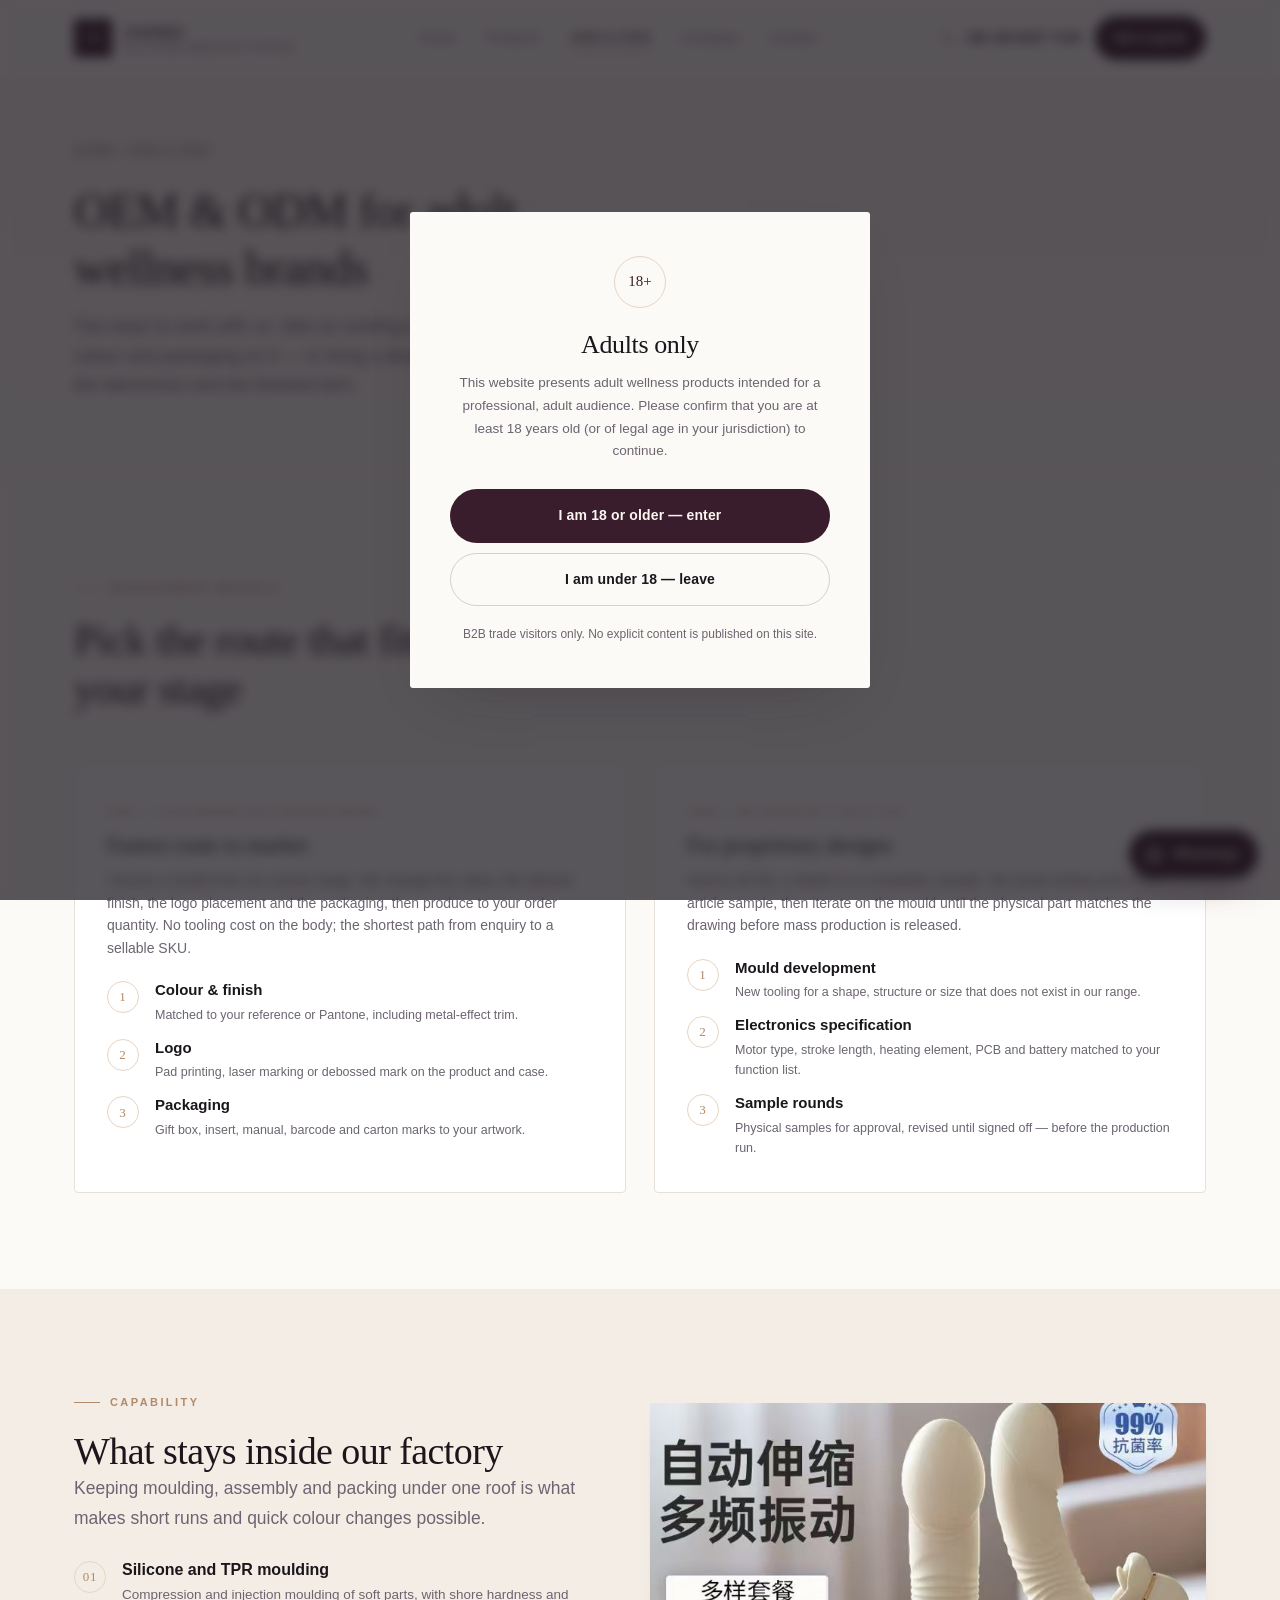
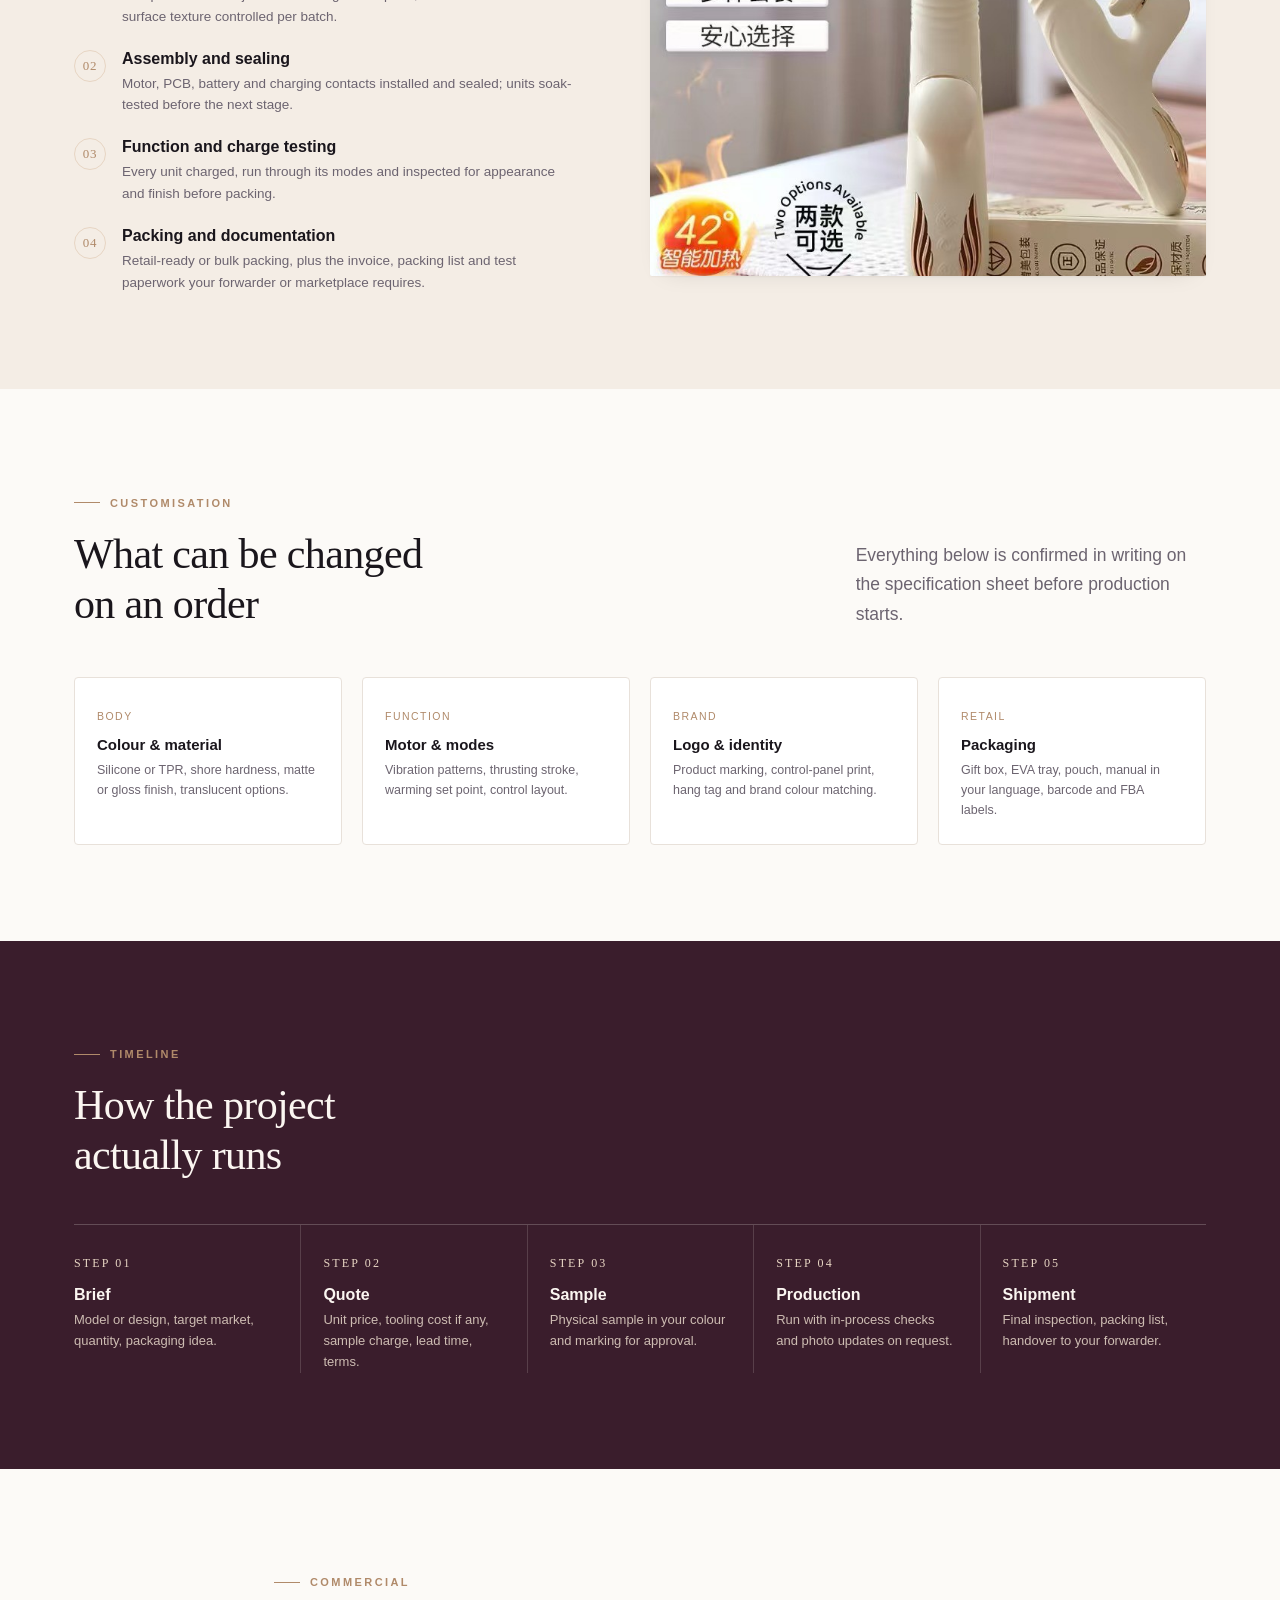
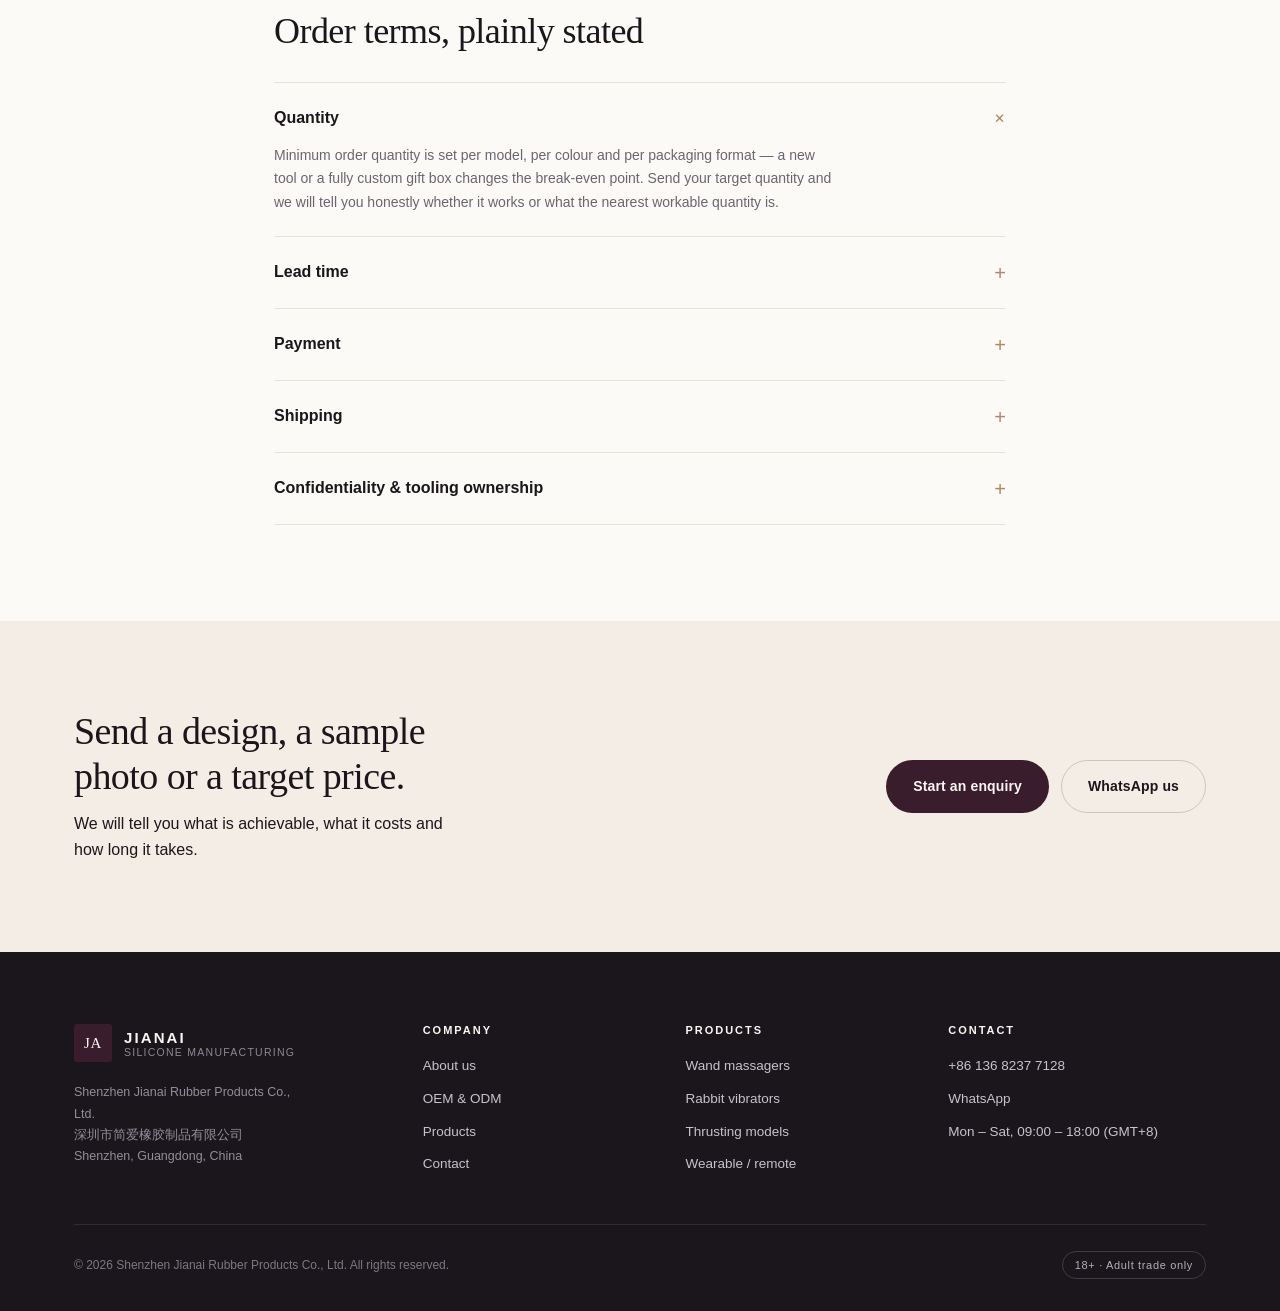
<file: oem-odm.html>
<!DOCTYPE html>
<html lang="en">
<head>
<meta charset="utf-8">
<meta name="viewport" content="width=device-width, initial-scale=1">
<title>OEM &amp; ODM Services | Custom Silicone Adult Products — Jianai</title>
<meta name="description" content="OEM and ODM manufacturing of silicone adult wellness products: custom moulds, colour matching, motor and PCB assembly, private label packaging, inspection and export documentation.">
<link rel="canonical" href="https://tcpcookies.github.io/jianai-rubber/oem-odm.html">
<link rel="stylesheet" href="assets/css/style.css">
<link rel="icon" href="data:image/svg+xml,%3Csvg xmlns='http://www.w3.org/2000/svg' viewBox='0 0 100 100'%3E%3Crect width='100' height='100' fill='%233A1D2C'/%3E%3Ctext x='50' y='68' font-size='46' font-family='Georgia,serif' fill='%23FBF6F1' text-anchor='middle'%3EJA%3C/text%3E%3C/svg%3E">
</head>
<body>

<div class="age-gate" id="ageGate" role="dialog" aria-modal="true" aria-labelledby="ageGateTitle">
  <div class="age-gate-box">
    <div class="mono">18+</div>
    <h2 id="ageGateTitle">Adults only</h2>
    <p>This website presents adult wellness products intended for a professional, adult audience. Please confirm that you are at least 18 years old (or of legal age in your jurisdiction) to continue.</p>
    <div class="age-gate-actions">
      <button class="btn btn--primary" data-age-confirm>I am 18 or older — enter</button>
      <button class="btn btn--ghost" data-age-decline>I am under 18 — leave</button>
    </div>
    <span class="age-gate-decline">B2B trade visitors only. No explicit content is published on this site.</span>
  </div>
</div>

<header class="site-header">
  <div class="container header-inner">
    <a class="brand" href="index.html" aria-label="Shenzhen Jianai Rubber Products home">
      <span class="brand-mark">JA</span>
      <span class="brand-text">
        <span class="brand-name">Jianai</span>
        <span class="brand-sub">Silicone Manufacturing</span>
      </span>
    </a>
    <nav class="nav" aria-label="Main navigation">
      <a href="index.html">Home</a>
      <a href="products.html">Products</a>
      <a href="oem-odm.html" class="is-active">OEM &amp; ODM</a>
      <a href="about.html">Company</a>
      <a href="contact.html">Contact</a>
    </nav>
    <div class="header-actions">
      <a class="header-phone" href="tel:+8613682377128">
        <svg width="15" height="15" viewBox="0 0 24 24" fill="none" stroke="currentColor" stroke-width="1.8"><path d="M22 16.9v3a2 2 0 0 1-2.2 2 19.8 19.8 0 0 1-8.6-3.1 19.5 19.5 0 0 1-6-6A19.8 19.8 0 0 1 2.1 4.2 2 2 0 0 1 4.1 2h3a2 2 0 0 1 2 1.7c.1 1 .4 1.9.7 2.8a2 2 0 0 1-.5 2.1L8.1 9.9a16 16 0 0 0 6 6l1.3-1.2a2 2 0 0 1 2.1-.5c.9.3 1.8.6 2.8.7a2 2 0 0 1 1.7 2Z"/></svg>
        +86 136 8237 7128
      </a>
      <a class="btn btn--primary btn--sm" href="contact.html">Get a quote</a>
      <button class="nav-toggle" aria-label="Toggle menu"><span></span></button>
    </div>
  </div>
</header>

<main>

  <section class="page-hero">
    <div class="container">
      <div class="crumb"><a href="index.html">Home</a> / OEM &amp; ODM</div>
      <h1>OEM &amp; ODM for adult wellness brands</h1>
      <p class="lede">Two ways to work with us: take an existing platform and put your brand, colour and packaging on it — or bring a design and we develop the mould, the electronics and the finished item.</p>
    </div>
  </section>

  <!-- Two modes -->
  <section class="section">
    <div class="container">
      <div class="section-head reveal">
        <div>
          <span class="eyebrow">Engagement models</span>
          <h2>Pick the route that fits your stage</h2>
        </div>
      </div>
      <div class="product-grid" style="grid-template-columns:1fr 1fr">
        <article class="mat reveal" style="padding:34px 32px">
          <span class="k">OEM — your brand on a proven model</span>
          <h4 style="font-size:22px;font-family:var(--serif);font-weight:500;margin-bottom:12px">Fastest route to market</h4>
          <p style="font-size:14px">Choose a model from our current range. We change the colour, the silicone finish, the logo placement and the packaging, then produce to your order quantity. No tooling cost on the body; the shortest path from enquiry to a sellable SKU.</p>
          <ul class="feature-list" style="margin-top:22px;gap:14px">
            <li><span class="num">1</span><div><h4>Colour &amp; finish</h4><p>Matched to your reference or Pantone, including metal-effect trim.</p></div></li>
            <li><span class="num">2</span><div><h4>Logo</h4><p>Pad printing, laser marking or debossed mark on the product and case.</p></div></li>
            <li><span class="num">3</span><div><h4>Packaging</h4><p>Gift box, insert, manual, barcode and carton marks to your artwork.</p></div></li>
          </ul>
        </article>

        <article class="mat reveal" style="padding:34px 32px">
          <span class="k">ODM — we develop it with you</span>
          <h4 style="font-size:22px;font-family:var(--serif);font-weight:500;margin-bottom:12px">For proprietary designs</h4>
          <p style="font-size:14px">Send a 3D file, a sketch or a competitor sample. We quote tooling and a first-article sample, then iterate on the mould until the physical part matches the drawing before mass production is released.</p>
          <ul class="feature-list" style="margin-top:22px;gap:14px">
            <li><span class="num">1</span><div><h4>Mould development</h4><p>New tooling for a shape, structure or size that does not exist in our range.</p></div></li>
            <li><span class="num">2</span><div><h4>Electronics specification</h4><p>Motor type, stroke length, heating element, PCB and battery matched to your function list.</p></div></li>
            <li><span class="num">3</span><div><h4>Sample rounds</h4><p>Physical samples for approval, revised until signed off — before the production run.</p></div></li>
          </ul>
        </article>
      </div>
    </div>
  </section>

  <!-- Capability detail -->
  <section class="section section--sand">
    <div class="container split split--reverse">
      <div class="split-media reveal"><img src="assets/img/rabbit-dual.jpg" alt="Two configurations of a cream silicone rabbit vibrator, showing moulded body and trim detail" loading="lazy"></div>
      <div class="reveal">
        <span class="eyebrow">Capability</span>
        <h2 style="font-size:clamp(26px,3.2vw,38px)">What stays inside our factory</h2>
        <p class="lede">Keeping moulding, assembly and packing under one roof is what makes short runs and quick colour changes possible.</p>
        <ul class="feature-list">
          <li><span class="num">01</span><div><h4>Silicone and TPR moulding</h4><p>Compression and injection moulding of soft parts, with shore hardness and surface texture controlled per batch.</p></div></li>
          <li><span class="num">02</span><div><h4>Assembly and sealing</h4><p>Motor, PCB, battery and charging contacts installed and sealed; units soak-tested before the next stage.</p></div></li>
          <li><span class="num">03</span><div><h4>Function and charge testing</h4><p>Every unit charged, run through its modes and inspected for appearance and finish before packing.</p></div></li>
          <li><span class="num">04</span><div><h4>Packing and documentation</h4><p>Retail-ready or bulk packing, plus the invoice, packing list and test paperwork your forwarder or marketplace requires.</p></div></li>
        </ul>
      </div>
    </div>
  </section>

  <!-- Customisation matrix -->
  <section class="section">
    <div class="container">
      <div class="section-head reveal">
        <div>
          <span class="eyebrow">Customisation</span>
          <h2>What can be changed on an order</h2>
        </div>
        <p class="lede" style="max-width:36ch;margin:0">Everything below is confirmed in writing on the specification sheet before production starts.</p>
      </div>
      <div class="mat-grid reveal">
        <div class="mat"><span class="k">Body</span><h4>Colour &amp; material</h4><p>Silicone or TPR, shore hardness, matte or gloss finish, translucent options.</p></div>
        <div class="mat"><span class="k">Function</span><h4>Motor &amp; modes</h4><p>Vibration patterns, thrusting stroke, warming set point, control layout.</p></div>
        <div class="mat"><span class="k">Brand</span><h4>Logo &amp; identity</h4><p>Product marking, control-panel print, hang tag and brand colour matching.</p></div>
        <div class="mat"><span class="k">Retail</span><h4>Packaging</h4><p>Gift box, EVA tray, pouch, manual in your language, barcode and FBA labels.</p></div>
      </div>
    </div>
  </section>

  <!-- Process -->
  <section class="section section--plum">
    <div class="container">
      <div class="section-head reveal" style="margin-bottom:0">
        <div>
          <span class="eyebrow">Timeline</span>
          <h2>How the project actually runs</h2>
        </div>
      </div>
      <div class="steps reveal">
        <div class="step"><span class="idx">STEP 01</span><h4>Brief</h4><p>Model or design, target market, quantity, packaging idea.</p></div>
        <div class="step"><span class="idx">STEP 02</span><h4>Quote</h4><p>Unit price, tooling cost if any, sample charge, lead time, terms.</p></div>
        <div class="step"><span class="idx">STEP 03</span><h4>Sample</h4><p>Physical sample in your colour and marking for approval.</p></div>
        <div class="step"><span class="idx">STEP 04</span><h4>Production</h4><p>Run with in-process checks and photo updates on request.</p></div>
        <div class="step"><span class="idx">STEP 05</span><h4>Shipment</h4><p>Final inspection, packing list, handover to your forwarder.</p></div>
      </div>
    </div>
  </section>

  <!-- Commercial terms -->
  <section class="section">
    <div class="container narrow">
      <span class="eyebrow">Commercial</span>
      <h2 style="font-size:clamp(26px,3vw,36px);margin-bottom:30px">Order terms, plainly stated</h2>
      <div class="faq reveal">
        <details open>
          <summary>Quantity</summary>
          <p>Minimum order quantity is set per model, per colour and per packaging format — a new tool or a fully custom gift box changes the break-even point. Send your target quantity and we will tell you honestly whether it works or what the nearest workable quantity is.</p>
        </details>
        <details>
          <summary>Lead time</summary>
          <p>Lead time is quoted per order, because it depends on whether tooling is needed, whether materials are in stock and how complex the packaging is. The confirmed date is written into the contract, not left verbal.</p>
        </details>
        <details>
          <summary>Payment</summary>
          <p>Standard practice is a deposit with the balance settled before shipment, confirmed in the proforma invoice. Terms for repeat customers are agreed case by case.</p>
        </details>
        <details>
          <summary>Shipping</summary>
          <p>We deliver to the forwarder or express account you nominate. If you do not have one, we can quote door-to-door options for your destination at the time of order.</p>
        </details>
        <details>
          <summary>Confidentiality &amp; tooling ownership</summary>
          <p>Your drawings, artwork and any mould developed specifically for you remain your property. An NDA can be signed before technical files are exchanged, and tooling ownership is stated in the contract.</p>
        </details>
      </div>
    </div>
  </section>

  <section class="cta-band section--sand">
    <div class="container cta-inner">
      <div>
        <h2>Send a design, a sample photo or a target price.</h2>
        <p>We will tell you what is achievable, what it costs and how long it takes.</p>
      </div>
      <div class="cta-actions">
        <a class="btn btn--primary" href="contact.html">Start an enquiry</a>
        <a class="btn btn--ghost" href="https://wa.me/8613682377128" target="_blank" rel="noopener">WhatsApp us</a>
      </div>
    </div>
  </section>

</main>

<footer class="site-footer">
  <div class="container">
    <div class="footer-grid">
      <div class="footer-brand">
        <a class="brand" href="index.html">
          <span class="brand-mark">JA</span>
          <span class="brand-text">
            <span class="brand-name">Jianai</span>
            <span class="brand-sub">Silicone Manufacturing</span>
          </span>
        </a>
        <p>Shenzhen Jianai Rubber Products Co., Ltd.<br>深圳市简爱橡胶制品有限公司<br>Shenzhen, Guangdong, China</p>
      </div>
      <div>
        <h4>Company</h4>
        <ul>
          <li><a href="about.html">About us</a></li>
          <li><a href="oem-odm.html">OEM &amp; ODM</a></li>
          <li><a href="products.html">Products</a></li>
          <li><a href="contact.html">Contact</a></li>
        </ul>
      </div>
      <div>
        <h4>Products</h4>
        <ul>
          <li><a href="products.html#wand-massager">Wand massagers</a></li>
          <li><a href="products.html#rabbit-dual-function">Rabbit vibrators</a></li>
          <li><a href="products.html#thruster-auto">Thrusting models</a></li>
          <li><a href="products.html#wearable-u">Wearable / remote</a></li>
        </ul>
      </div>
      <div>
        <h4>Contact</h4>
        <ul>
          <li><a href="tel:+8613682377128">+86 136 8237 7128</a></li>
          <li><a href="https://wa.me/8613682377128" target="_blank" rel="noopener">WhatsApp</a></li>
          <li>Mon – Sat, 09:00 – 18:00 (GMT+8)</li>
        </ul>
      </div>
    </div>
    <div class="footer-bottom">
      <span>© <span data-year>2026</span> Shenzhen Jianai Rubber Products Co., Ltd. All rights reserved.</span>
      <span class="age-warn">18+ · Adult trade only</span>
    </div>
  </div>
</footer>

<a class="fab" href="https://wa.me/8613682377128" target="_blank" rel="noopener" aria-label="Chat on WhatsApp">
  <svg width="19" height="19" viewBox="0 0 24 24" fill="currentColor"><path d="M12 2a10 10 0 0 0-8.5 15.2L2 22l4.9-1.4A10 10 0 1 0 12 2Zm0 18a8 8 0 0 1-4.1-1.1l-.3-.2-2.9.8.8-2.8-.2-.3A8 8 0 1 1 12 20Zm4.5-5.9c-.2-.1-1.4-.7-1.6-.8s-.4-.1-.6.1l-.8 1c-.1.2-.3.2-.5.1a6.5 6.5 0 0 1-3.2-2.8c-.1-.2 0-.4.1-.5l.6-.7c.1-.2.1-.3 0-.5l-.7-1.7c-.2-.4-.4-.4-.5-.4h-.5a1 1 0 0 0-.7.3 3 3 0 0 0-.9 2.2 5.2 5.2 0 0 0 1.1 2.7 11.6 11.6 0 0 0 4.4 3.9c1.6.6 2.2.7 3 .6a2.6 2.6 0 0 0 1.7-1.2 2.1 2.1 0 0 0 .1-1.2Z"/></svg>
  <span>WhatsApp</span>
</a>

<script src="assets/js/main.js"></script>
</body>
</html>
</file>
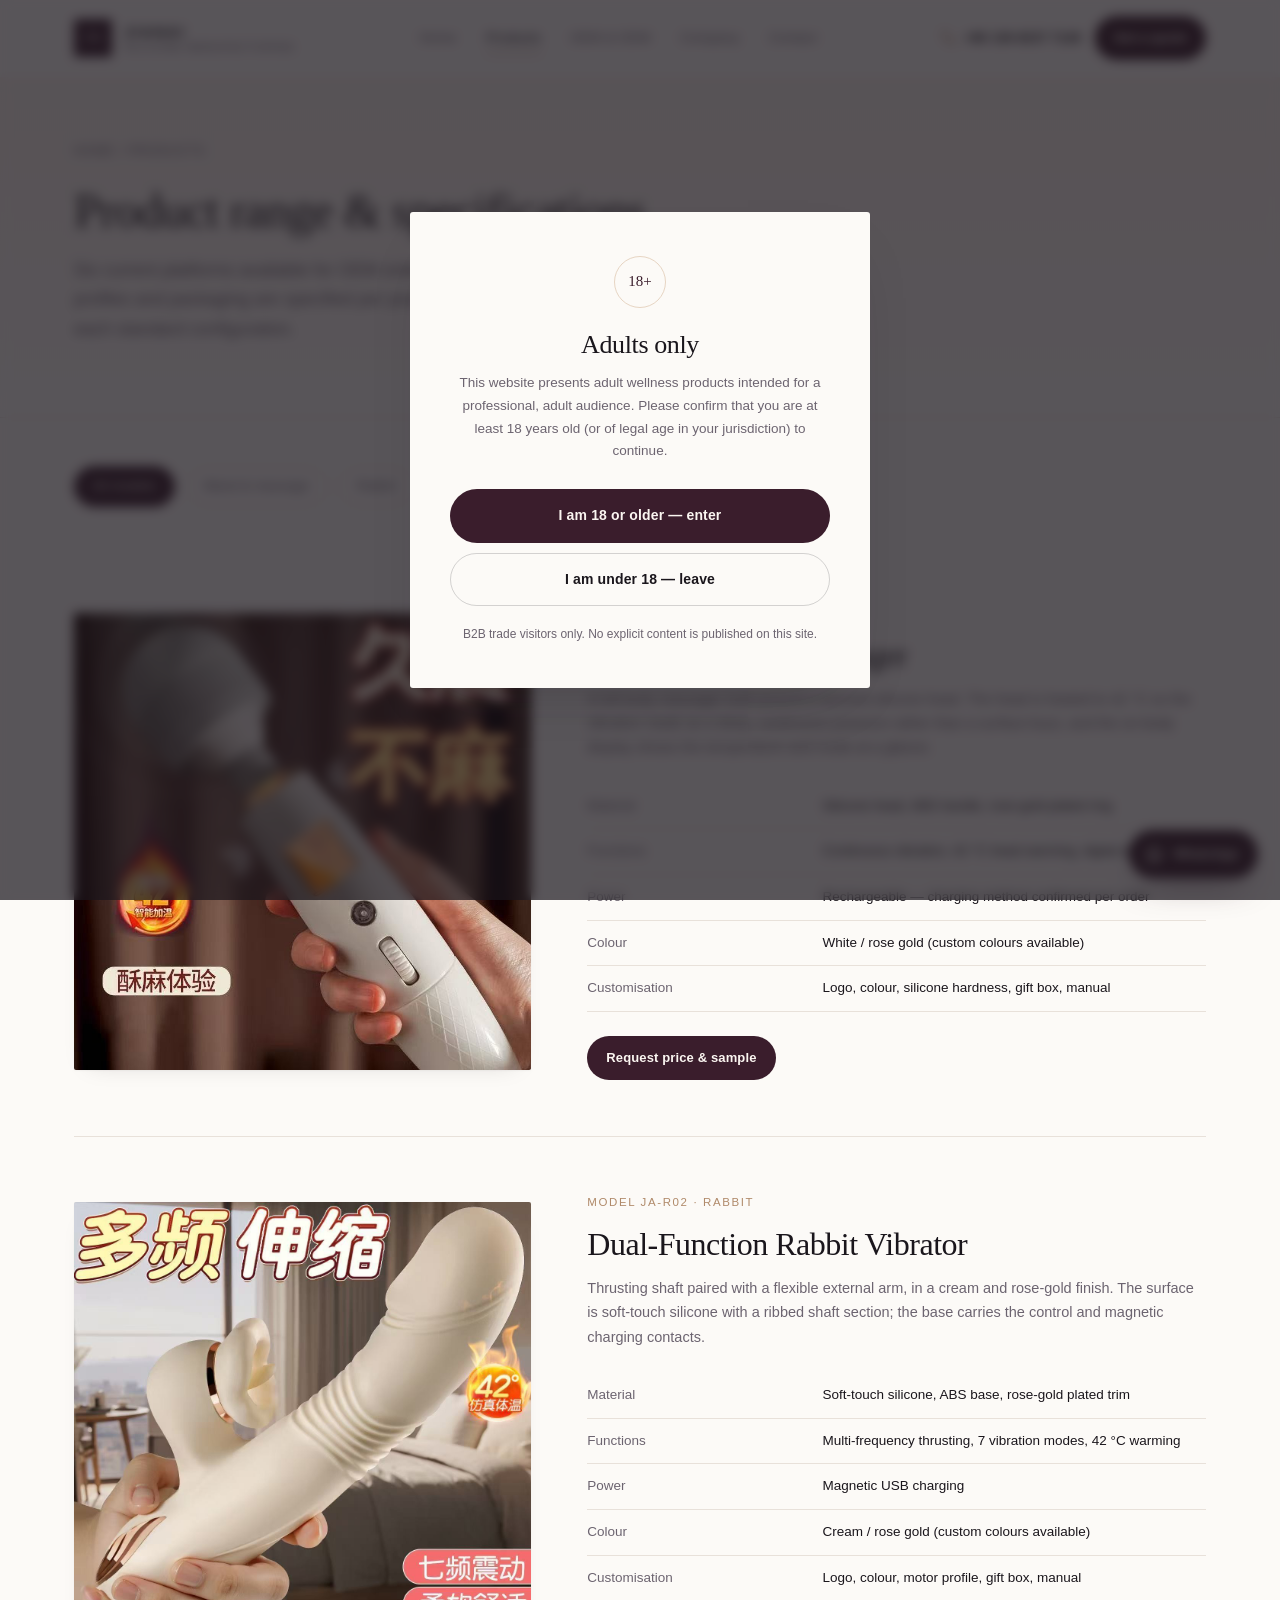
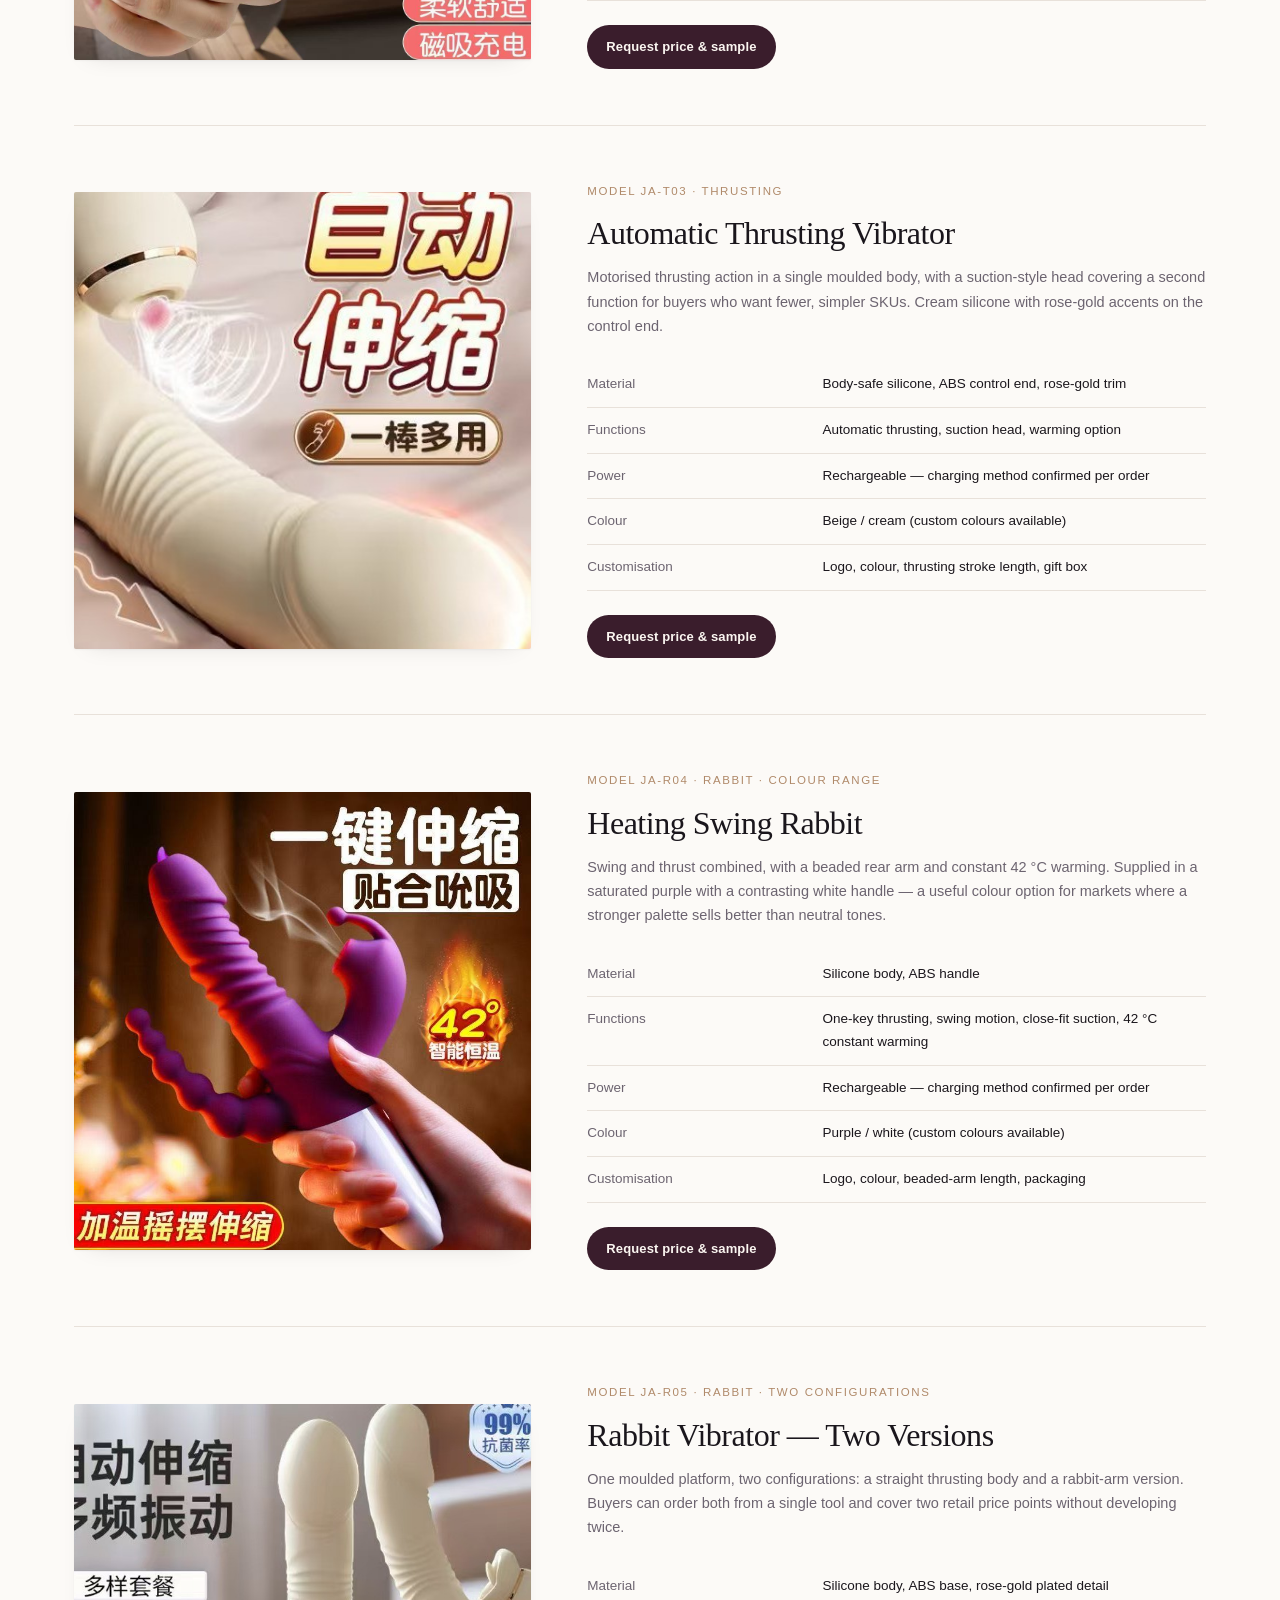
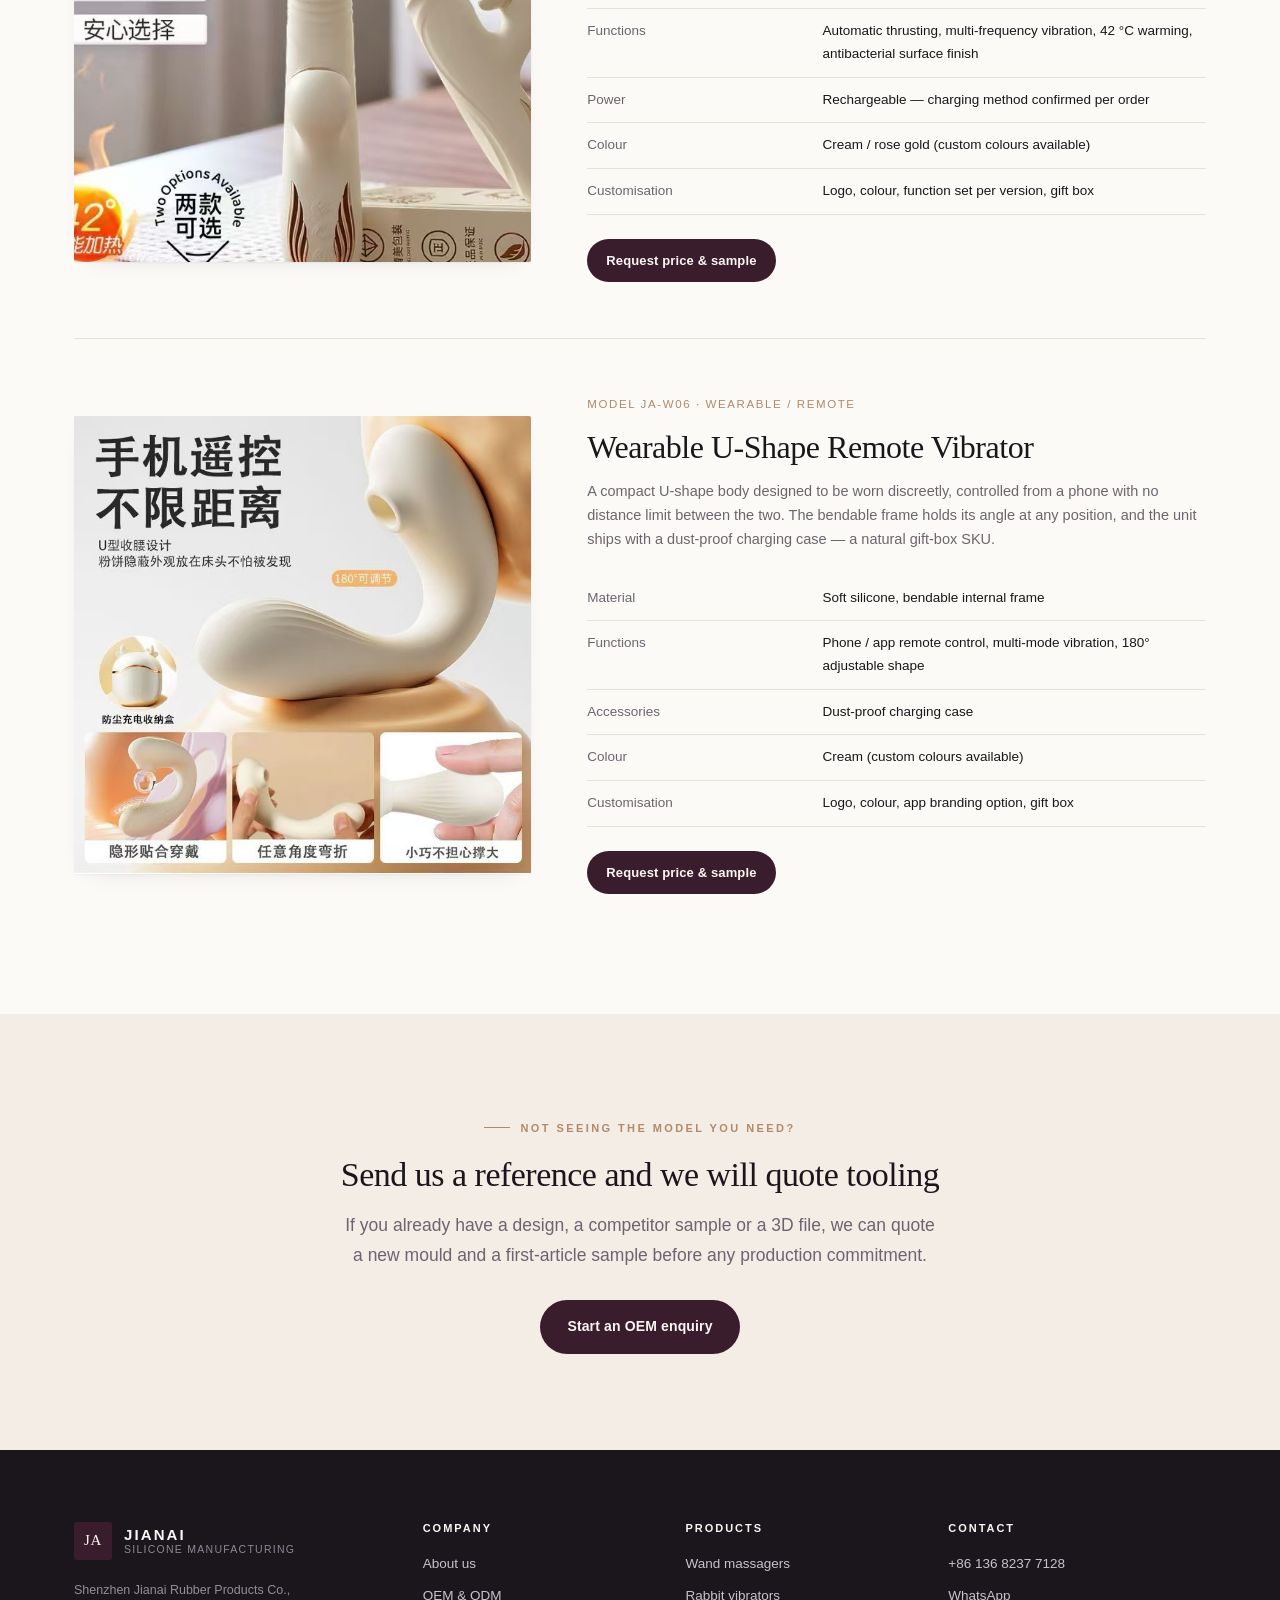
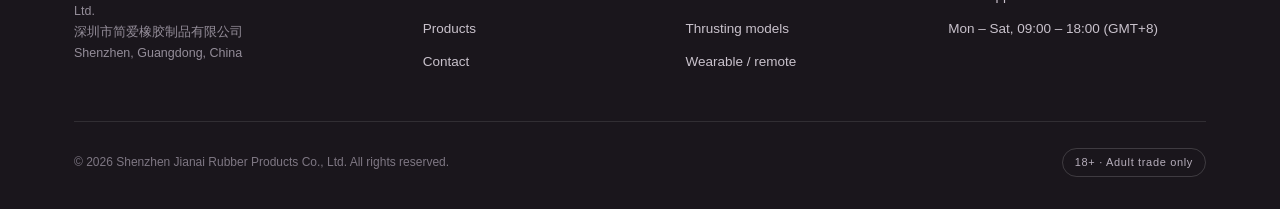
<file: products.html>
<!DOCTYPE html>
<html lang="en">
<head>
<meta charset="utf-8">
<meta name="viewport" content="width=device-width, initial-scale=1">
<title>Products | Silicone Vibrators, Wand Massagers &amp; Wearables — Jianai</title>
<meta name="description" content="Product range from Shenzhen Jianai Rubber Products Co., Ltd.: warming wand massagers, rabbit vibrators, automatic thrusting models and wearable remote vibrators. OEM colours, logos and packaging available.">
<link rel="canonical" href="https://tcpcookies.github.io/jianai-rubber/products.html">
<link rel="stylesheet" href="assets/css/style.css">
<link rel="icon" href="data:image/svg+xml,%3Csvg xmlns='http://www.w3.org/2000/svg' viewBox='0 0 100 100'%3E%3Crect width='100' height='100' fill='%233A1D2C'/%3E%3Ctext x='50' y='68' font-size='46' font-family='Georgia,serif' fill='%23FBF6F1' text-anchor='middle'%3EJA%3C/text%3E%3C/svg%3E">
</head>
<body>

<div class="age-gate" id="ageGate" role="dialog" aria-modal="true" aria-labelledby="ageGateTitle">
  <div class="age-gate-box">
    <div class="mono">18+</div>
    <h2 id="ageGateTitle">Adults only</h2>
    <p>This website presents adult wellness products intended for a professional, adult audience. Please confirm that you are at least 18 years old (or of legal age in your jurisdiction) to continue.</p>
    <div class="age-gate-actions">
      <button class="btn btn--primary" data-age-confirm>I am 18 or older — enter</button>
      <button class="btn btn--ghost" data-age-decline>I am under 18 — leave</button>
    </div>
    <span class="age-gate-decline">B2B trade visitors only. No explicit content is published on this site.</span>
  </div>
</div>

<header class="site-header">
  <div class="container header-inner">
    <a class="brand" href="index.html" aria-label="Shenzhen Jianai Rubber Products home">
      <span class="brand-mark">JA</span>
      <span class="brand-text">
        <span class="brand-name">Jianai</span>
        <span class="brand-sub">Silicone Manufacturing</span>
      </span>
    </a>
    <nav class="nav" aria-label="Main navigation">
      <a href="index.html">Home</a>
      <a href="products.html" class="is-active">Products</a>
      <a href="oem-odm.html">OEM &amp; ODM</a>
      <a href="about.html">Company</a>
      <a href="contact.html">Contact</a>
    </nav>
    <div class="header-actions">
      <a class="header-phone" href="tel:+8613682377128">
        <svg width="15" height="15" viewBox="0 0 24 24" fill="none" stroke="currentColor" stroke-width="1.8"><path d="M22 16.9v3a2 2 0 0 1-2.2 2 19.8 19.8 0 0 1-8.6-3.1 19.5 19.5 0 0 1-6-6A19.8 19.8 0 0 1 2.1 4.2 2 2 0 0 1 4.1 2h3a2 2 0 0 1 2 1.7c.1 1 .4 1.9.7 2.8a2 2 0 0 1-.5 2.1L8.1 9.9a16 16 0 0 0 6 6l1.3-1.2a2 2 0 0 1 2.1-.5c.9.3 1.8.6 2.8.7a2 2 0 0 1 1.7 2Z"/></svg>
        +86 136 8237 7128
      </a>
      <a class="btn btn--primary btn--sm" href="contact.html">Get a quote</a>
      <button class="nav-toggle" aria-label="Toggle menu"><span></span></button>
    </div>
  </div>
</header>

<main>

  <section class="page-hero">
    <div class="container">
      <div class="crumb"><a href="index.html">Home</a> / Products</div>
      <h1>Product range &amp; specifications</h1>
      <p class="lede">Six current platforms available for OEM orders. Colours, materials, motor profiles and packaging are specified per project — the notes below describe each standard configuration.</p>
    </div>
  </section>

  <section class="section--tight" style="padding-top:48px">
    <div class="container">

      <div class="filters">
        <button class="chip is-active" data-filter="all">All models</button>
        <button class="chip" data-filter="wand">Wand &amp; massage</button>
        <button class="chip" data-filter="rabbit">Rabbit</button>
        <button class="chip" data-filter="thrusting">Thrusting</button>
        <button class="chip" data-filter="wearable">Wearable</button>
      </div>

      <!-- 1 -->
      <article class="prow reveal" id="wand-massager" data-category="wand">
        <div class="prow-media"><img src="assets/img/wand-massager.jpg" alt="White and rose-gold warming wand massager with on-body digital display" loading="lazy"></div>
        <div>
          <span class="model">Model JA-W01 · Wand &amp; massage</span>
          <h2>Warming Wand Massager</h2>
          <p>A full-body massager built around a warmed silicone head. The head is heated to 42 °C so the vibration reads as a deep, continuous pressure rather than a surface buzz, and the on-body display shows the temperature and mode at a glance.</p>
          <table class="spec-table">
            <tr><th>Material</th><td>Silicone head, ABS handle, rose-gold plated ring</td></tr>
            <tr><th>Functions</th><td>Continuous vibration, 42 °C head warming, digital display</td></tr>
            <tr><th>Power</th><td>Rechargeable — charging method confirmed per order</td></tr>
            <tr><th>Colour</th><td>White / rose gold (custom colours available)</td></tr>
            <tr><th>Customisation</th><td>Logo, colour, silicone hardness, gift box, manual</td></tr>
          </table>
          <a class="btn btn--primary btn--sm" href="contact.html?product=Wand%20Massager">Request price &amp; sample</a>
        </div>
      </article>

      <!-- 2 -->
      <article class="prow reveal" id="rabbit-dual-function" data-category="rabbit">
        <div class="prow-media"><img src="assets/img/rabbit-cream.jpg" alt="Cream rabbit vibrator with thrusting shaft and flexible external arm, held in hand" loading="lazy"></div>
        <div>
          <span class="model">Model JA-R02 · Rabbit</span>
          <h2>Dual-Function Rabbit Vibrator</h2>
          <p>Thrusting shaft paired with a flexible external arm, in a cream and rose-gold finish. The surface is soft-touch silicone with a ribbed shaft section; the base carries the control and magnetic charging contacts.</p>
          <table class="spec-table">
            <tr><th>Material</th><td>Soft-touch silicone, ABS base, rose-gold plated trim</td></tr>
            <tr><th>Functions</th><td>Multi-frequency thrusting, 7 vibration modes, 42 °C warming</td></tr>
            <tr><th>Power</th><td>Magnetic USB charging</td></tr>
            <tr><th>Colour</th><td>Cream / rose gold (custom colours available)</td></tr>
            <tr><th>Customisation</th><td>Logo, colour, motor profile, gift box, manual</td></tr>
          </table>
          <a class="btn btn--primary btn--sm" href="contact.html?product=Rabbit%20Vibrator">Request price &amp; sample</a>
        </div>
      </article>

      <!-- 3 -->
      <article class="prow reveal" id="thruster-auto" data-category="thrusting">
        <div class="prow-media"><img src="assets/img/thruster-beige.jpg" alt="Beige automatic thrusting vibrator with suction head and textured shaft" loading="lazy"></div>
        <div>
          <span class="model">Model JA-T03 · Thrusting</span>
          <h2>Automatic Thrusting Vibrator</h2>
          <p>Motorised thrusting action in a single moulded body, with a suction-style head covering a second function for buyers who want fewer, simpler SKUs. Cream silicone with rose-gold accents on the control end.</p>
          <table class="spec-table">
            <tr><th>Material</th><td>Body-safe silicone, ABS control end, rose-gold trim</td></tr>
            <tr><th>Functions</th><td>Automatic thrusting, suction head, warming option</td></tr>
            <tr><th>Power</th><td>Rechargeable — charging method confirmed per order</td></tr>
            <tr><th>Colour</th><td>Beige / cream (custom colours available)</td></tr>
            <tr><th>Customisation</th><td>Logo, colour, thrusting stroke length, gift box</td></tr>
          </table>
          <a class="btn btn--primary btn--sm" href="contact.html?product=Thrusting%20Vibrator">Request price &amp; sample</a>
        </div>
      </article>

      <!-- 4 -->
      <article class="prow reveal" id="rabbit-heating" data-category="rabbit">
        <div class="prow-media"><img src="assets/img/rabbit-purple.jpg" alt="Purple heating rabbit vibrator with beaded rear arm and white handle" loading="lazy"></div>
        <div>
          <span class="model">Model JA-R04 · Rabbit · Colour range</span>
          <h2>Heating Swing Rabbit</h2>
          <p>Swing and thrust combined, with a beaded rear arm and constant 42 °C warming. Supplied in a saturated purple with a contrasting white handle — a useful colour option for markets where a stronger palette sells better than neutral tones.</p>
          <table class="spec-table">
            <tr><th>Material</th><td>Silicone body, ABS handle</td></tr>
            <tr><th>Functions</th><td>One-key thrusting, swing motion, close-fit suction, 42 °C constant warming</td></tr>
            <tr><th>Power</th><td>Rechargeable — charging method confirmed per order</td></tr>
            <tr><th>Colour</th><td>Purple / white (custom colours available)</td></tr>
            <tr><th>Customisation</th><td>Logo, colour, beaded-arm length, packaging</td></tr>
          </table>
          <a class="btn btn--primary btn--sm" href="contact.html?product=Heating%20Rabbit">Request price &amp; sample</a>
        </div>
      </article>

      <!-- 5 -->
      <article class="prow reveal" id="rabbit-two-versions" data-category="rabbit">
        <div class="prow-media"><img src="assets/img/rabbit-dual.jpg" alt="Two versions of a cream rabbit vibrator, one straight and one with an external arm" loading="lazy"></div>
        <div>
          <span class="model">Model JA-R05 · Rabbit · Two configurations</span>
          <h2>Rabbit Vibrator — Two Versions</h2>
          <p>One moulded platform, two configurations: a straight thrusting body and a rabbit-arm version. Buyers can order both from a single tool and cover two retail price points without developing twice.</p>
          <table class="spec-table">
            <tr><th>Material</th><td>Silicone body, ABS base, rose-gold plated detail</td></tr>
            <tr><th>Functions</th><td>Automatic thrusting, multi-frequency vibration, 42 °C warming, antibacterial surface finish</td></tr>
            <tr><th>Power</th><td>Rechargeable — charging method confirmed per order</td></tr>
            <tr><th>Colour</th><td>Cream / rose gold (custom colours available)</td></tr>
            <tr><th>Customisation</th><td>Logo, colour, function set per version, gift box</td></tr>
          </table>
          <a class="btn btn--primary btn--sm" href="contact.html?product=Rabbit%20Two%20Versions">Request price &amp; sample</a>
        </div>
      </article>

      <!-- 6 -->
      <article class="prow reveal" id="wearable-u" data-category="wearable">
        <div class="prow-media"><img src="assets/img/wearable-u.jpg" alt="U-shape wearable vibrator, bendable body with dust-proof charging case" loading="lazy"></div>
        <div>
          <span class="model">Model JA-W06 · Wearable / remote</span>
          <h2>Wearable U-Shape Remote Vibrator</h2>
          <p>A compact U-shape body designed to be worn discreetly, controlled from a phone with no distance limit between the two. The bendable frame holds its angle at any position, and the unit ships with a dust-proof charging case — a natural gift-box SKU.</p>
          <table class="spec-table">
            <tr><th>Material</th><td>Soft silicone, bendable internal frame</td></tr>
            <tr><th>Functions</th><td>Phone / app remote control, multi-mode vibration, 180° adjustable shape</td></tr>
            <tr><th>Accessories</th><td>Dust-proof charging case</td></tr>
            <tr><th>Colour</th><td>Cream (custom colours available)</td></tr>
            <tr><th>Customisation</th><td>Logo, colour, app branding option, gift box</td></tr>
          </table>
          <a class="btn btn--primary btn--sm" href="contact.html?product=Wearable%20Vibrator">Request price &amp; sample</a>
        </div>
      </article>

    </div>
  </section>

  <section class="section section--sand">
    <div class="container narrow" style="text-align:center">
      <span class="eyebrow" style="justify-content:center">Not seeing the model you need?</span>
      <h2 style="font-size:clamp(24px,3vw,34px);margin-bottom:16px">Send us a reference and we will quote tooling</h2>
      <p class="lede" style="margin:0 auto 30px">If you already have a design, a competitor sample or a 3D file, we can quote a new mould and a first-article sample before any production commitment.</p>
      <a class="btn btn--primary" href="contact.html">Start an OEM enquiry</a>
    </div>
  </section>

</main>

<footer class="site-footer">
  <div class="container">
    <div class="footer-grid">
      <div class="footer-brand">
        <a class="brand" href="index.html">
          <span class="brand-mark">JA</span>
          <span class="brand-text">
            <span class="brand-name">Jianai</span>
            <span class="brand-sub">Silicone Manufacturing</span>
          </span>
        </a>
        <p>Shenzhen Jianai Rubber Products Co., Ltd.<br>深圳市简爱橡胶制品有限公司<br>Shenzhen, Guangdong, China</p>
      </div>
      <div>
        <h4>Company</h4>
        <ul>
          <li><a href="about.html">About us</a></li>
          <li><a href="oem-odm.html">OEM &amp; ODM</a></li>
          <li><a href="products.html">Products</a></li>
          <li><a href="contact.html">Contact</a></li>
        </ul>
      </div>
      <div>
        <h4>Products</h4>
        <ul>
          <li><a href="products.html#wand-massager">Wand massagers</a></li>
          <li><a href="products.html#rabbit-dual-function">Rabbit vibrators</a></li>
          <li><a href="products.html#thruster-auto">Thrusting models</a></li>
          <li><a href="products.html#wearable-u">Wearable / remote</a></li>
        </ul>
      </div>
      <div>
        <h4>Contact</h4>
        <ul>
          <li><a href="tel:+8613682377128">+86 136 8237 7128</a></li>
          <li><a href="https://wa.me/8613682377128" target="_blank" rel="noopener">WhatsApp</a></li>
          <li>Mon – Sat, 09:00 – 18:00 (GMT+8)</li>
        </ul>
      </div>
    </div>
    <div class="footer-bottom">
      <span>© <span data-year>2026</span> Shenzhen Jianai Rubber Products Co., Ltd. All rights reserved.</span>
      <span class="age-warn">18+ · Adult trade only</span>
    </div>
  </div>
</footer>

<a class="fab" href="https://wa.me/8613682377128" target="_blank" rel="noopener" aria-label="Chat on WhatsApp">
  <svg width="19" height="19" viewBox="0 0 24 24" fill="currentColor"><path d="M12 2a10 10 0 0 0-8.5 15.2L2 22l4.9-1.4A10 10 0 1 0 12 2Zm0 18a8 8 0 0 1-4.1-1.1l-.3-.2-2.9.8.8-2.8-.2-.3A8 8 0 1 1 12 20Zm4.5-5.9c-.2-.1-1.4-.7-1.6-.8s-.4-.1-.6.1l-.8 1c-.1.2-.3.2-.5.1a6.5 6.5 0 0 1-3.2-2.8c-.1-.2 0-.4.1-.5l.6-.7c.1-.2.1-.3 0-.5l-.7-1.7c-.2-.4-.4-.4-.5-.4h-.5a1 1 0 0 0-.7.3 3 3 0 0 0-.9 2.2 5.2 5.2 0 0 0 1.1 2.7 11.6 11.6 0 0 0 4.4 3.9c1.6.6 2.2.7 3 .6a2.6 2.6 0 0 0 1.7-1.2 2.1 2.1 0 0 0 .1-1.2Z"/></svg>
  <span>WhatsApp</span>
</a>

<script src="assets/js/main.js"></script>
</body>
</html>
</file>
<file: assets/css/style.css>
/* ==========================================================================
   Shenzhen Jianai Rubber Products Co., Ltd. — B2B site stylesheet
   Light, premium, product-first. No external dependencies.
   ========================================================================== */

:root {
  --bg: #FCFAF7;
  --surface: #FFFFFF;
  --sand: #F4EDE5;
  --ink: #1A161C;
  --muted: #6C6470;
  --plum: #3A1D2C;
  --plum-2: #52293C;
  --gold: #B08A6A;
  --gold-soft: #E7D5C3;
  --line: #E8E1DA;
  --radius: 4px;
  --shadow-sm: 0 1px 2px rgba(26, 22, 28, .04), 0 8px 24px -16px rgba(26, 22, 28, .18);
  --shadow-md: 0 24px 60px -32px rgba(26, 22, 28, .30);
  --maxw: 1180px;
  --sans: -apple-system, BlinkMacSystemFont, "Segoe UI", "Helvetica Neue", "PingFang SC",
          "Hiragino Sans GB", "Microsoft YaHei", Arial, sans-serif;
  --serif: "Iowan Old Style", "Palatino Linotype", Palatino, Georgia, "Songti SC", serif;
}

* { box-sizing: border-box; }

html { scroll-behavior: smooth; -webkit-text-size-adjust: 100%; }

body {
  margin: 0;
  overflow-x: hidden;
  background: var(--bg);
  color: var(--ink);
  font-family: var(--sans);
  font-size: 16px;
  line-height: 1.68;
  -webkit-font-smoothing: antialiased;
}

img { max-width: 100%; display: block; }
a { color: inherit; text-decoration: none; }
button { font: inherit; cursor: pointer; }

h1, h2, h3, h4 {
  font-family: var(--serif);
  font-weight: 500;
  letter-spacing: -.015em;
  line-height: 1.18;
  margin: 0;
  color: var(--ink);
}

p { margin: 0 0 1em; }

.container {
  width: 100%;
  max-width: var(--maxw);
  margin: 0 auto;
  padding: 0 24px;
}

.narrow { max-width: 780px; }

/* ---------- Utility type ---------- */
.eyebrow {
  display: inline-flex;
  align-items: center;
  gap: 10px;
  font-size: 11px;
  letter-spacing: .22em;
  text-transform: uppercase;
  color: var(--gold);
  font-weight: 600;
  margin-bottom: 18px;
}
.eyebrow::before {
  content: "";
  width: 26px;
  height: 1px;
  background: var(--gold);
  display: block;
}

.lede {
  font-size: 17.5px;
  color: var(--muted);
  max-width: 62ch;
}

.section { padding: 96px 0; }
.section--tight { padding: 64px 0; }
.section--sand { background: var(--sand); }
.section--plum { background: var(--plum); color: #F7F1EA; }
.section--plum h2, .section--plum h3 { color: #FBF6F1; }
.section--plum .lede, .section--plum p { color: #D9C9BF; }

.section-head {
  display: flex;
  align-items: flex-end;
  justify-content: space-between;
  gap: 32px;
  margin-bottom: 48px;
  flex-wrap: wrap;
}
.section-head h2 { font-size: clamp(28px, 3.4vw, 42px); max-width: 18ch; }

/* ---------- Buttons ---------- */
.btn {
  display: inline-flex;
  align-items: center;
  justify-content: center;
  gap: 10px;
  padding: 14px 26px;
  border: 1px solid transparent;
  border-radius: 999px;
  font-size: 14px;
  font-weight: 600;
  letter-spacing: .01em;
  transition: transform .2s ease, background .2s ease, color .2s ease, border-color .2s ease;
  white-space: nowrap;
}
.btn:hover { transform: translateY(-1px); }
.btn--primary { background: var(--plum); color: #FBF6F1; }
.btn--primary:hover { background: var(--plum-2); }
.btn--ghost { border-color: rgba(26, 22, 28, .18); color: var(--ink); background: transparent; }
.btn--ghost:hover { border-color: var(--ink); }
.btn--light { background: #FBF6F1; color: var(--plum); }
.btn--light:hover { background: #fff; }
.btn--sm { padding: 10px 18px; font-size: 13px; }

.link-arrow {
  display: inline-flex;
  align-items: center;
  gap: 8px;
  font-size: 13.5px;
  font-weight: 600;
  color: var(--plum);
  border-bottom: 1px solid var(--gold-soft);
  padding-bottom: 2px;
  transition: border-color .2s ease, gap .2s ease;
}
.link-arrow:hover { border-color: var(--gold); gap: 12px; }

/* ---------- Header ---------- */
.site-header {
  position: sticky;
  top: 0;
  z-index: 60;
  background: rgba(252, 250, 247, .88);
  backdrop-filter: saturate(180%) blur(14px);
  -webkit-backdrop-filter: saturate(180%) blur(14px);
  border-bottom: 1px solid transparent;
  transition: border-color .25s ease, box-shadow .25s ease;
}
.site-header.is-scrolled {
  border-bottom-color: var(--line);
  box-shadow: 0 12px 30px -28px rgba(26, 22, 28, .5);
}
.header-inner {
  display: flex;
  align-items: center;
  justify-content: space-between;
  gap: 24px;
  height: 76px;
}

.brand { display: flex; align-items: center; gap: 12px; }
.brand-mark {
  width: 38px; height: 38px;
  display: grid; place-items: center;
  background: var(--plum);
  color: #FBF6F1;
  border-radius: 3px;
  font-family: var(--serif);
  font-size: 15px;
  letter-spacing: .04em;
  flex: none;
}
.brand-text { line-height: 1.15; }
.brand-name {
  display: block;
  font-size: 15px;
  font-weight: 700;
  letter-spacing: .14em;
  text-transform: uppercase;
}
.brand-sub {
  display: block;
  font-size: 10.5px;
  letter-spacing: .12em;
  color: var(--muted);
  text-transform: uppercase;
}

.nav { display: flex; align-items: center; gap: 30px; }
.nav a {
  font-size: 13.5px;
  font-weight: 500;
  color: var(--muted);
  letter-spacing: .01em;
  position: relative;
  padding: 4px 0;
}
.nav a::after {
  content: "";
  position: absolute;
  left: 0; right: 100%;
  bottom: 0;
  height: 1px;
  background: var(--gold);
  transition: right .25s ease;
}
.nav a:hover { color: var(--ink); }
.nav a:hover::after, .nav a.is-active::after { right: 0; }
.nav a.is-active { color: var(--ink); }

.header-actions { display: flex; align-items: center; gap: 14px; }
.header-phone {
  font-size: 13px;
  font-weight: 600;
  letter-spacing: .02em;
  color: var(--ink);
  display: inline-flex;
  align-items: center;
  gap: 8px;
}
.header-phone svg { color: var(--gold); }

.nav-toggle {
  display: none;
  width: 42px; height: 42px;
  border: 1px solid var(--line);
  border-radius: 999px;
  background: transparent;
  align-items: center;
  justify-content: center;
}
.nav-toggle span, .nav-toggle span::before, .nav-toggle span::after {
  content: "";
  display: block;
  width: 16px; height: 1.5px;
  background: var(--ink);
  transition: transform .25s ease, opacity .2s ease;
}
.nav-toggle span { position: relative; }
.nav-toggle span::before { position: absolute; top: -5px; }
.nav-toggle span::after { position: absolute; top: 5px; }

/* ---------- Hero ---------- */
.hero { padding: 72px 0 88px; position: relative; overflow: hidden; }
.hero::before {
  content: "";
  position: absolute;
  right: -14vw; top: -18vw;
  width: 58vw; height: 58vw;
  background: radial-gradient(circle at 50% 50%, #F0E4D8 0%, rgba(240, 228, 216, 0) 68%);
  pointer-events: none;
}
.hero-grid {
  position: relative;
  display: grid;
  grid-template-columns: 1.02fr .98fr;
  gap: 64px;
  align-items: center;
}
.hero h1 {
  font-size: clamp(36px, 5vw, 62px);
  margin-bottom: 22px;
}
.hero h1 em {
  font-style: normal;
  color: var(--plum);
  display: block;
}
.hero p { font-size: 17px; color: var(--muted); max-width: 46ch; }
.hero-cta { display: flex; flex-wrap: wrap; gap: 14px; margin-top: 34px; }

.hero-figure {
  position: relative;
  padding-bottom: 34px;
}
.hero-main {
  border-radius: 2px;
  overflow: hidden;
  background: var(--sand);
  aspect-ratio: 1 / 1;
  box-shadow: var(--shadow-sm);
}
.hero-main img { width: 100%; height: 100%; object-fit: cover; }
.hero-sub {
  position: absolute;
  left: -34px;
  bottom: 0;
  width: 38%;
  aspect-ratio: 1 / 1;
  border-radius: 2px;
  overflow: hidden;
  border: 8px solid var(--bg);
  background: var(--sand);
  box-shadow: var(--shadow-md);
}
.hero-sub img { width: 100%; height: 100%; object-fit: cover; }
.hero-badge {
  position: absolute;
  right: -14px;
  top: 30px;
  background: var(--plum);
  color: #FBF6F1;
  padding: 15px 20px;
  border-radius: 2px;
  box-shadow: var(--shadow-md);
  max-width: 168px;
}
.hero-badge strong {
  display: block;
  font-family: var(--serif);
  font-size: 20px;
  font-weight: 500;
  line-height: 1.2;
  letter-spacing: -.01em;
}
.hero-badge span {
  display: block;
  font-size: 10.5px;
  letter-spacing: .16em;
  text-transform: uppercase;
  color: var(--gold-soft);
  margin-top: 6px;
}

/* ---------- Trust strip ---------- */
.trust {
  border-top: 1px solid var(--line);
  border-bottom: 1px solid var(--line);
  background: var(--surface);
}
.trust-grid {
  display: grid;
  grid-template-columns: repeat(4, 1fr);
  gap: 0;
}
.trust-item {
  padding: 26px 24px;
  border-left: 1px solid var(--line);
  display: flex;
  gap: 14px;
  align-items: flex-start;
}
.trust-item:first-child { border-left: 0; padding-left: 0; }
.trust-item:last-child { padding-right: 0; }
.trust-item svg { color: var(--gold); flex: none; margin-top: 3px; }
.trust-item strong {
  display: block;
  font-size: 13.5px;
  letter-spacing: .01em;
  margin-bottom: 2px;
}
.trust-item span { font-size: 12.5px; color: var(--muted); line-height: 1.5; display: block; }

/* ---------- Product grid ---------- */
.product-grid {
  display: grid;
  grid-template-columns: repeat(3, 1fr);
  gap: 34px 28px;
}
.card {
  background: var(--surface);
  border: 1px solid var(--line);
  border-radius: var(--radius);
  overflow: hidden;
  display: flex;
  flex-direction: column;
  transition: box-shadow .3s ease, transform .3s ease, border-color .3s ease;
}
.card:hover {
  transform: translateY(-3px);
  box-shadow: var(--shadow-md);
  border-color: var(--gold-soft);
}
.card-media {
  position: relative;
  aspect-ratio: 1 / 1;
  background: var(--sand);
  overflow: hidden;
}
.card-media img {
  width: 100%; height: 100%;
  object-fit: cover;
  transition: transform .6s cubic-bezier(.2, .7, .2, 1);
}
.card:hover .card-media img { transform: scale(1.035); }
.card-tag {
  position: absolute;
  top: 12px; left: 12px;
  background: rgba(252, 250, 247, .94);
  border: 1px solid var(--gold-soft);
  color: var(--plum);
  font-size: 10.5px;
  font-weight: 600;
  letter-spacing: .14em;
  text-transform: uppercase;
  padding: 5px 10px;
  border-radius: 999px;
}
.card-body { padding: 22px 22px 24px; display: flex; flex-direction: column; flex: 1; }
.card-body h3 {
  font-size: 20px;
  margin-bottom: 8px;
  letter-spacing: -.01em;
}
.card-body p {
  font-size: 13.5px;
  color: var(--muted);
  margin-bottom: 16px;
  line-height: 1.6;
}
.card-specs {
  list-style: none;
  padding: 0;
  margin: 0 0 20px;
  display: flex;
  flex-wrap: wrap;
  gap: 6px;
}
.card-specs li {
  font-size: 11.5px;
  letter-spacing: .02em;
  color: var(--plum);
  background: var(--sand);
  border-radius: 999px;
  padding: 4px 10px;
}
.card-foot {
  margin-top: auto;
  padding-top: 16px;
  border-top: 1px solid var(--line);
  display: flex;
  align-items: center;
  justify-content: space-between;
  gap: 12px;
}

/* ---------- Capability / feature blocks ---------- */
.split {
  display: grid;
  grid-template-columns: .95fr 1.05fr;
  gap: 72px;
  align-items: center;
}
.split--reverse .split-media { order: 2; }
.split-media {
  position: relative;
  border-radius: 2px;
  overflow: hidden;
  background: var(--sand);
  aspect-ratio: 4 / 3.4;
  box-shadow: var(--shadow-sm);
}
.split-media img { width: 100%; height: 100%; object-fit: cover; }

.feature-list { list-style: none; padding: 0; margin: 28px 0 0; display: grid; gap: 22px; }
.feature-list li { display: flex; gap: 16px; }
.feature-list .num {
  font-family: var(--serif);
  font-size: 13px;
  letter-spacing: .06em;
  color: var(--gold);
  border: 1px solid var(--gold-soft);
  border-radius: 999px;
  width: 32px; height: 32px;
  display: grid; place-items: center;
  flex: none;
}
.feature-list h4 { font-size: 16px; font-family: var(--sans); font-weight: 700; letter-spacing: 0; margin-bottom: 4px; }
.feature-list p { font-size: 13.5px; color: var(--muted); margin: 0; line-height: 1.62; }

/* ---------- Process ---------- */
.steps {
  display: grid;
  grid-template-columns: repeat(5, 1fr);
  gap: 0;
  border-top: 1px solid rgba(247, 241, 234, .22);
  margin-top: 44px;
}
.step {
  padding: 28px 22px 0;
  border-left: 1px solid rgba(247, 241, 234, .16);
}
.step:first-child { border-left: 0; padding-left: 0; }
.step .idx {
  font-family: var(--serif);
  font-size: 12px;
  letter-spacing: .18em;
  color: var(--gold-soft);
  display: block;
  margin-bottom: 12px;
}
.step h4 { font-size: 16px; font-family: var(--sans); font-weight: 700; letter-spacing: 0; margin-bottom: 6px; color: #FBF6F1; }
.step p { font-size: 13px; margin: 0; line-height: 1.6; color: #CDBCB2; }

/* ---------- Materials table ---------- */
.mat-grid {
  display: grid;
  grid-template-columns: repeat(4, 1fr);
  gap: 20px;
  margin-top: 40px;
}
.mat {
  background: var(--surface);
  border: 1px solid var(--line);
  border-radius: var(--radius);
  padding: 24px 22px;
}
.mat h4 { font-size: 15px; font-family: var(--sans); font-weight: 700; letter-spacing: 0; margin-bottom: 6px; }
.mat p { font-size: 12.5px; color: var(--muted); margin: 0; line-height: 1.6; }
.mat .k {
  display: inline-block;
  font-size: 10.5px;
  letter-spacing: .14em;
  text-transform: uppercase;
  color: var(--gold);
  margin-bottom: 10px;
}

/* ---------- FAQ ---------- */
.faq { border-top: 1px solid var(--line); }
.faq details {
  border-bottom: 1px solid var(--line);
  padding: 22px 0;
}
.faq summary {
  cursor: pointer;
  list-style: none;
  display: flex;
  justify-content: space-between;
  align-items: center;
  gap: 20px;
  font-size: 16px;
  font-weight: 600;
  color: var(--ink);
}
.faq summary::-webkit-details-marker { display: none; }
.faq summary::after {
  content: "+";
  font-size: 20px;
  color: var(--gold);
  font-weight: 400;
  transition: transform .2s ease;
  line-height: 1;
}
.faq details[open] summary::after { transform: rotate(45deg); }
.faq p { margin: 12px 0 0; font-size: 14px; color: var(--muted); max-width: 72ch; }

/* ---------- CTA band ---------- */
.cta-band { padding: 88px 0; }
.cta-inner {
  display: flex;
  align-items: center;
  justify-content: space-between;
  gap: 40px;
  flex-wrap: wrap;
}
.cta-inner h2 { font-size: clamp(26px, 3vw, 38px); max-width: 22ch; }
.cta-inner p { margin: 12px 0 0; max-width: 44ch; }
.cta-actions { display: flex; gap: 12px; flex-wrap: wrap; }

/* ---------- Footer ---------- */
.site-footer {
  background: var(--ink);
  color: #C9C2CC;
  padding: 72px 0 32px;
  font-size: 13.5px;
}
.footer-grid {
  display: grid;
  grid-template-columns: 1.4fr 1fr 1fr 1.2fr;
  gap: 48px;
  padding-bottom: 48px;
  border-bottom: 1px solid rgba(255, 255, 255, .1);
}
.site-footer h4 {
  color: #FBF6F1;
  font-family: var(--sans);
  font-size: 11px;
  letter-spacing: .18em;
  text-transform: uppercase;
  font-weight: 600;
  margin-bottom: 18px;
}
.site-footer ul { list-style: none; padding: 0; margin: 0; display: grid; gap: 10px; }
.site-footer a:hover { color: #FBF6F1; }
.footer-brand .brand-name { color: #FBF6F1; }
.footer-brand .brand-sub { color: #8F8894; }
.footer-brand p { margin: 20px 0 0; color: #948D99; font-size: 12.5px; line-height: 1.7; max-width: 34ch; }
.footer-bottom {
  display: flex;
  justify-content: space-between;
  align-items: center;
  gap: 24px;
  flex-wrap: wrap;
  padding-top: 26px;
  color: #7E7783;
  font-size: 12px;
}
.age-warn {
  display: inline-flex;
  align-items: center;
  gap: 8px;
  border: 1px solid rgba(255, 255, 255, .16);
  border-radius: 999px;
  padding: 4px 12px;
  font-size: 11px;
  letter-spacing: .06em;
  color: #B6AEBB;
}

/* ---------- Page hero (sub pages) ---------- */
.page-hero {
  padding: 64px 0 56px;
  border-bottom: 1px solid var(--line);
  background: linear-gradient(180deg, #F8F2EB 0%, var(--bg) 100%);
}
.page-hero h1 { font-size: clamp(30px, 4vw, 48px); margin-bottom: 16px; max-width: 24ch; }
.crumb {
  font-size: 12px;
  letter-spacing: .1em;
  text-transform: uppercase;
  color: var(--muted);
  margin-bottom: 22px;
}
.crumb a:hover { color: var(--ink); }

/* ---------- Filters ---------- */
.filters { display: flex; flex-wrap: wrap; gap: 10px; margin-bottom: 40px; }
.chip {
  border: 1px solid var(--line);
  background: transparent;
  border-radius: 999px;
  padding: 9px 18px;
  font-size: 12.5px;
  letter-spacing: .04em;
  color: var(--muted);
  transition: all .2s ease;
}
.chip:hover { border-color: var(--gold); color: var(--ink); }
.chip.is-active { background: var(--plum); border-color: var(--plum); color: #FBF6F1; }

/* ---------- Product detail rows ---------- */
.prow {
  display: grid;
  grid-template-columns: .85fr 1.15fr;
  gap: 56px;
  padding: 56px 0;
  border-bottom: 1px solid var(--line);
  align-items: center;
}
.prow:last-child { border-bottom: 0; }
.prow-media {
  border-radius: 2px;
  overflow: hidden;
  background: var(--sand);
  aspect-ratio: 1 / 1;
  box-shadow: var(--shadow-sm);
}
.prow-media img { width: 100%; height: 100%; object-fit: cover; }
.prow h2 { font-size: clamp(24px, 2.6vw, 32px); margin-bottom: 12px; }
.prow .model {
  font-size: 11.5px;
  letter-spacing: .14em;
  text-transform: uppercase;
  color: var(--gold);
  margin-bottom: 14px;
  display: block;
}
.prow p { color: var(--muted); font-size: 14.5px; }
.spec-table {
  width: 100%;
  border-collapse: collapse;
  margin: 24px 0;
  font-size: 13.5px;
}
.spec-table th, .spec-table td {
  text-align: left;
  padding: 11px 0;
  border-bottom: 1px solid var(--line);
  vertical-align: top;
}
.spec-table th {
  width: 38%;
  font-weight: 500;
  color: var(--muted);
}
.spec-table td { color: var(--ink); }

/* ---------- Contact ---------- */
.contact-grid {
  display: grid;
  grid-template-columns: .9fr 1.1fr;
  gap: 64px;
  align-items: start;
}
.contact-card {
  background: var(--surface);
  border: 1px solid var(--line);
  border-radius: var(--radius);
  padding: 40px;
  box-shadow: var(--shadow-sm);
}
.contact-info { list-style: none; padding: 0; margin: 0; display: grid; gap: 26px; }
.contact-info li { display: flex; gap: 16px; }
.contact-info .ic {
  width: 38px; height: 38px;
  border: 1px solid var(--gold-soft);
  border-radius: 999px;
  display: grid; place-items: center;
  color: var(--plum);
  flex: none;
}
.contact-info .k {
  font-size: 10.5px;
  letter-spacing: .16em;
  text-transform: uppercase;
  color: var(--muted);
  display: block;
  margin-bottom: 3px;
}
.contact-info .v { font-size: 15px; font-weight: 600; }
.contact-info .v small { display: block; font-weight: 400; font-size: 12.5px; color: var(--muted); }

.field { margin-bottom: 18px; }
.field label {
  display: block;
  font-size: 11.5px;
  letter-spacing: .12em;
  text-transform: uppercase;
  color: var(--muted);
  margin-bottom: 8px;
}
.field input, .field select, .field textarea {
  width: 100%;
  padding: 13px 15px;
  border: 1px solid var(--line);
  border-radius: 3px;
  background: var(--bg);
  font-family: inherit;
  font-size: 14px;
  color: var(--ink);
  transition: border-color .2s ease, background .2s ease;
}
.field input:focus, .field select:focus, .field textarea:focus {
  outline: none;
  border-color: var(--gold);
  background: #fff;
}
.field textarea { min-height: 118px; resize: vertical; }
.field-row { display: grid; grid-template-columns: 1fr 1fr; gap: 16px; }
.form-note { font-size: 12px; color: var(--muted); margin-top: 14px; line-height: 1.6; }

/* ---------- Age gate ---------- */
.age-gate {
  position: fixed;
  inset: 0;
  z-index: 200;
  display: none;
  background: rgba(26, 22, 28, .72);
  backdrop-filter: blur(6px);
  -webkit-backdrop-filter: blur(6px);
  padding: 24px;
}
.age-gate.is-open { display: grid; place-items: center; }
.age-gate-box {
  background: var(--bg);
  border-radius: 3px;
  max-width: 460px;
  width: 100%;
  padding: 44px 40px;
  text-align: center;
  box-shadow: var(--shadow-md);
}
.age-gate-box .mono {
  width: 52px; height: 52px;
  border-radius: 999px;
  border: 1px solid var(--gold-soft);
  color: var(--plum);
  display: grid; place-items: center;
  font-family: var(--serif);
  font-size: 15px;
  margin: 0 auto 22px;
}
.age-gate-box h2 { font-size: 26px; margin-bottom: 12px; }
.age-gate-box p { font-size: 13.5px; color: var(--muted); margin-bottom: 26px; }
.age-gate-actions { display: grid; gap: 10px; }
.age-gate-actions .btn { width: 100%; }
.age-gate-decline {
  font-size: 12px;
  color: var(--muted);
  margin-top: 18px;
  display: block;
}

/* ---------- Floating WhatsApp ---------- */
.fab {
  position: fixed;
  right: 22px;
  bottom: 22px;
  z-index: 70;
  display: inline-flex;
  align-items: center;
  gap: 10px;
  background: var(--plum);
  color: #FBF6F1;
  border-radius: 999px;
  padding: 13px 20px 13px 16px;
  font-size: 13px;
  font-weight: 600;
  box-shadow: 0 16px 34px -16px rgba(58, 29, 44, .7);
  transition: transform .2s ease, background .2s ease;
}
.fab:hover { transform: translateY(-2px); background: var(--plum-2); }
.fab svg { flex: none; }

/* ---------- Reveal ---------- */
.reveal { opacity: 0; transform: translateY(16px); transition: opacity .7s ease, transform .7s ease; }
.reveal.is-in { opacity: 1; transform: none; }
@media (prefers-reduced-motion: reduce) {
  .reveal { opacity: 1; transform: none; transition: none; }
  html { scroll-behavior: auto; }
}

/* ---------- Responsive ---------- */
@media (max-width: 1024px) {
  .hero-grid { grid-template-columns: 1fr; gap: 48px; }
  .hero::before { display: none; }
  .product-grid { grid-template-columns: repeat(2, 1fr); }
  .steps { grid-template-columns: repeat(2, 1fr); gap: 28px 0; }
  .step:nth-child(3) { border-left: 0; padding-left: 0; }
  .mat-grid { grid-template-columns: repeat(2, 1fr); }
  .split { grid-template-columns: 1fr; gap: 40px; }
  .split--reverse .split-media { order: 0; }
  .contact-grid { grid-template-columns: 1fr; gap: 44px; }
  .prow { grid-template-columns: 1fr; gap: 32px; padding: 44px 0; }
  .footer-grid { grid-template-columns: 1fr 1fr; gap: 40px; }
  .trust-grid { grid-template-columns: repeat(2, 1fr); }
  .trust-item { border-left: 0; border-top: 1px solid var(--line); padding: 22px 0; }
  .trust-item:nth-child(-n+2) { border-top: 0; }
}

@media (max-width: 760px) {
  .section { padding: 64px 0; }
  .header-inner { height: 66px; }
  .nav {
    position: absolute;
    top: 66px; left: 0; right: 0;
    background: var(--bg);
    border-bottom: 1px solid var(--line);
    flex-direction: column;
    align-items: flex-start;
    gap: 0;
    padding: 8px 24px 20px;
    display: none;
    box-shadow: var(--shadow-md);
  }
  .nav.is-open { display: flex; }
  .nav a { padding: 13px 0; width: 100%; font-size: 15px; }
  .nav a::after { display: none; }
  .nav-toggle { display: inline-flex; }
  .header-phone { display: none; }
  .header-actions .btn--primary { display: none; }
  .brand-sub { display: none; }
  .brand-name { font-size: 14px; }
  .product-grid { grid-template-columns: 1fr; gap: 24px; }
  .mat-grid { grid-template-columns: 1fr; }
  .steps { grid-template-columns: 1fr; }
  .step { border-left: 0; padding: 0 0 22px; }
  .hero { padding: 44px 0 64px; }
  .hero-sub { left: 0; width: 42%; border-width: 6px; }
  .hero-badge { right: 0; top: 14px; padding: 11px 14px; max-width: 150px; }
  .hero-badge strong { font-size: 17px; }
  .field-row { grid-template-columns: 1fr; }
  .contact-card { padding: 26px 22px; }
  .footer-grid { grid-template-columns: 1fr; gap: 34px; }
  .cta-band { padding: 64px 0; }
  .fab span { display: none; }
  .fab { padding: 14px; }
  .age-gate-box { padding: 34px 26px; }
  .card-media { aspect-ratio: 1 / 1; }
}
</file>
